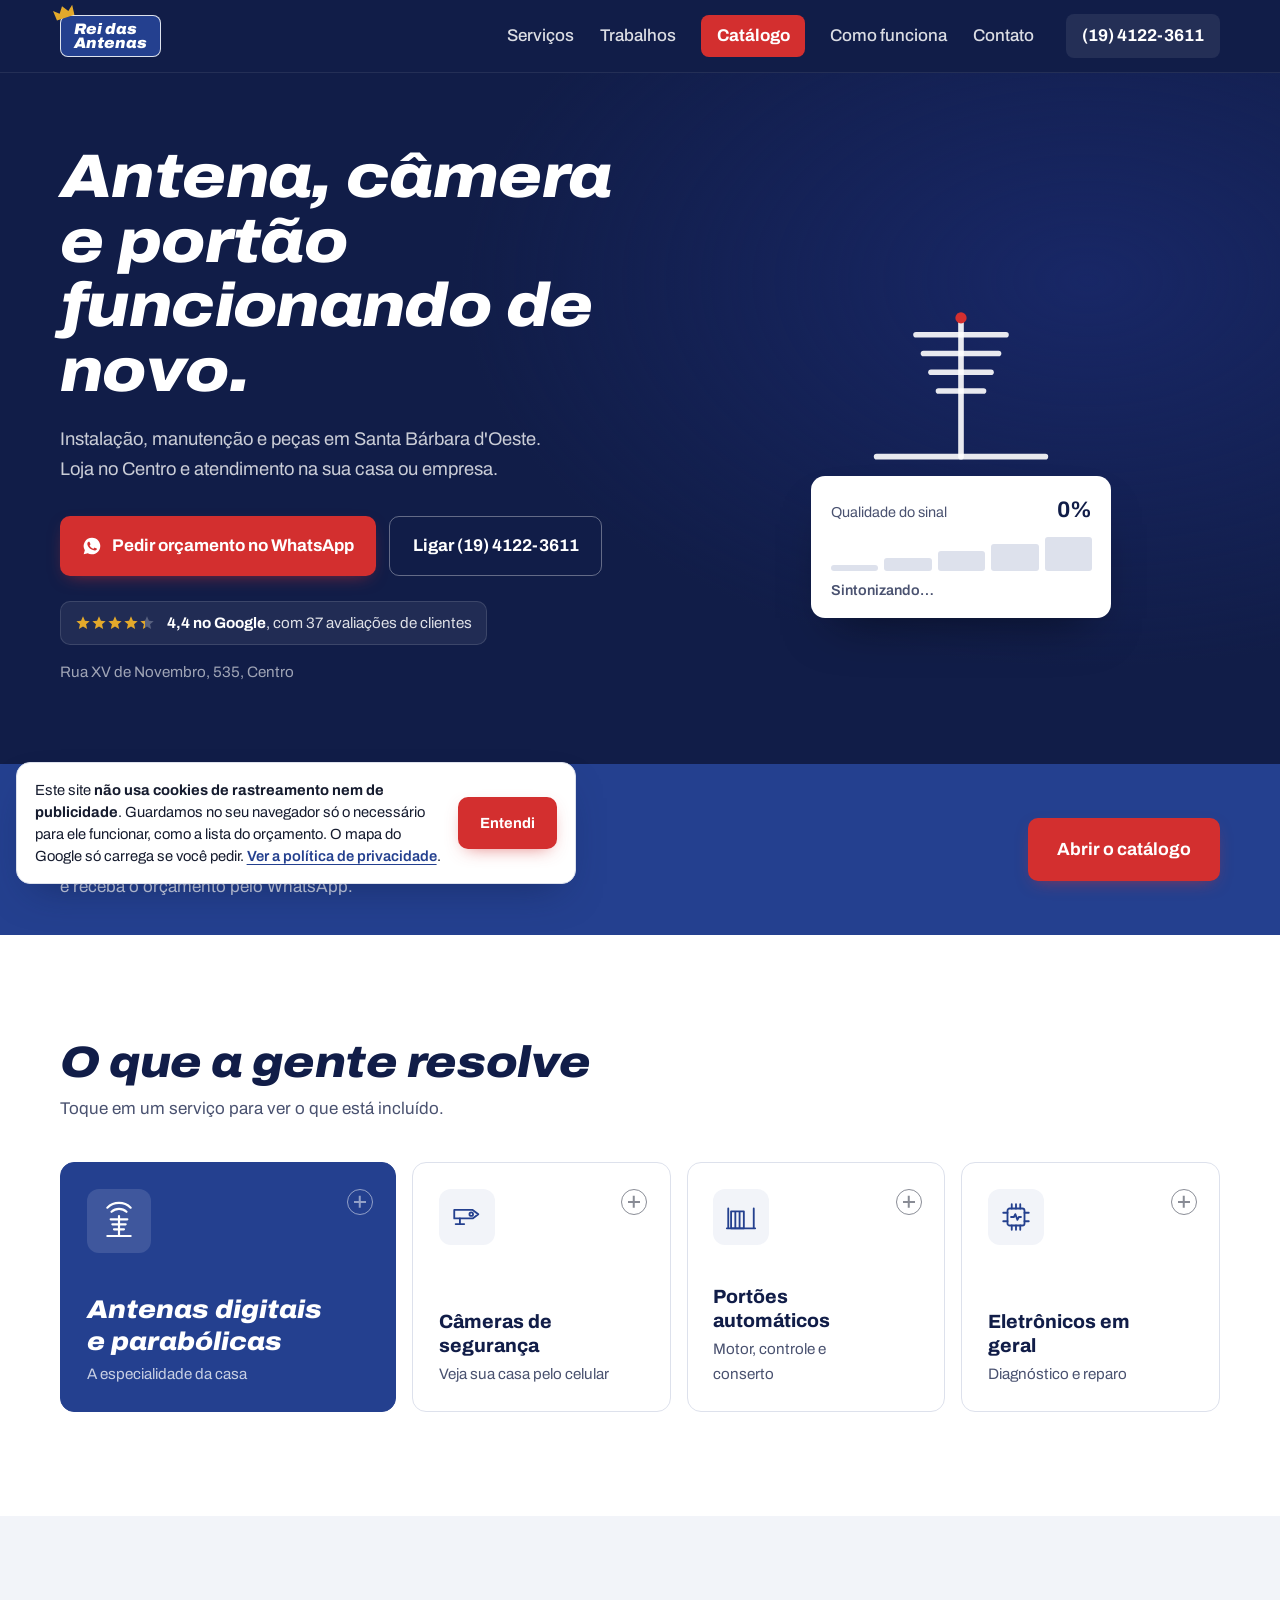
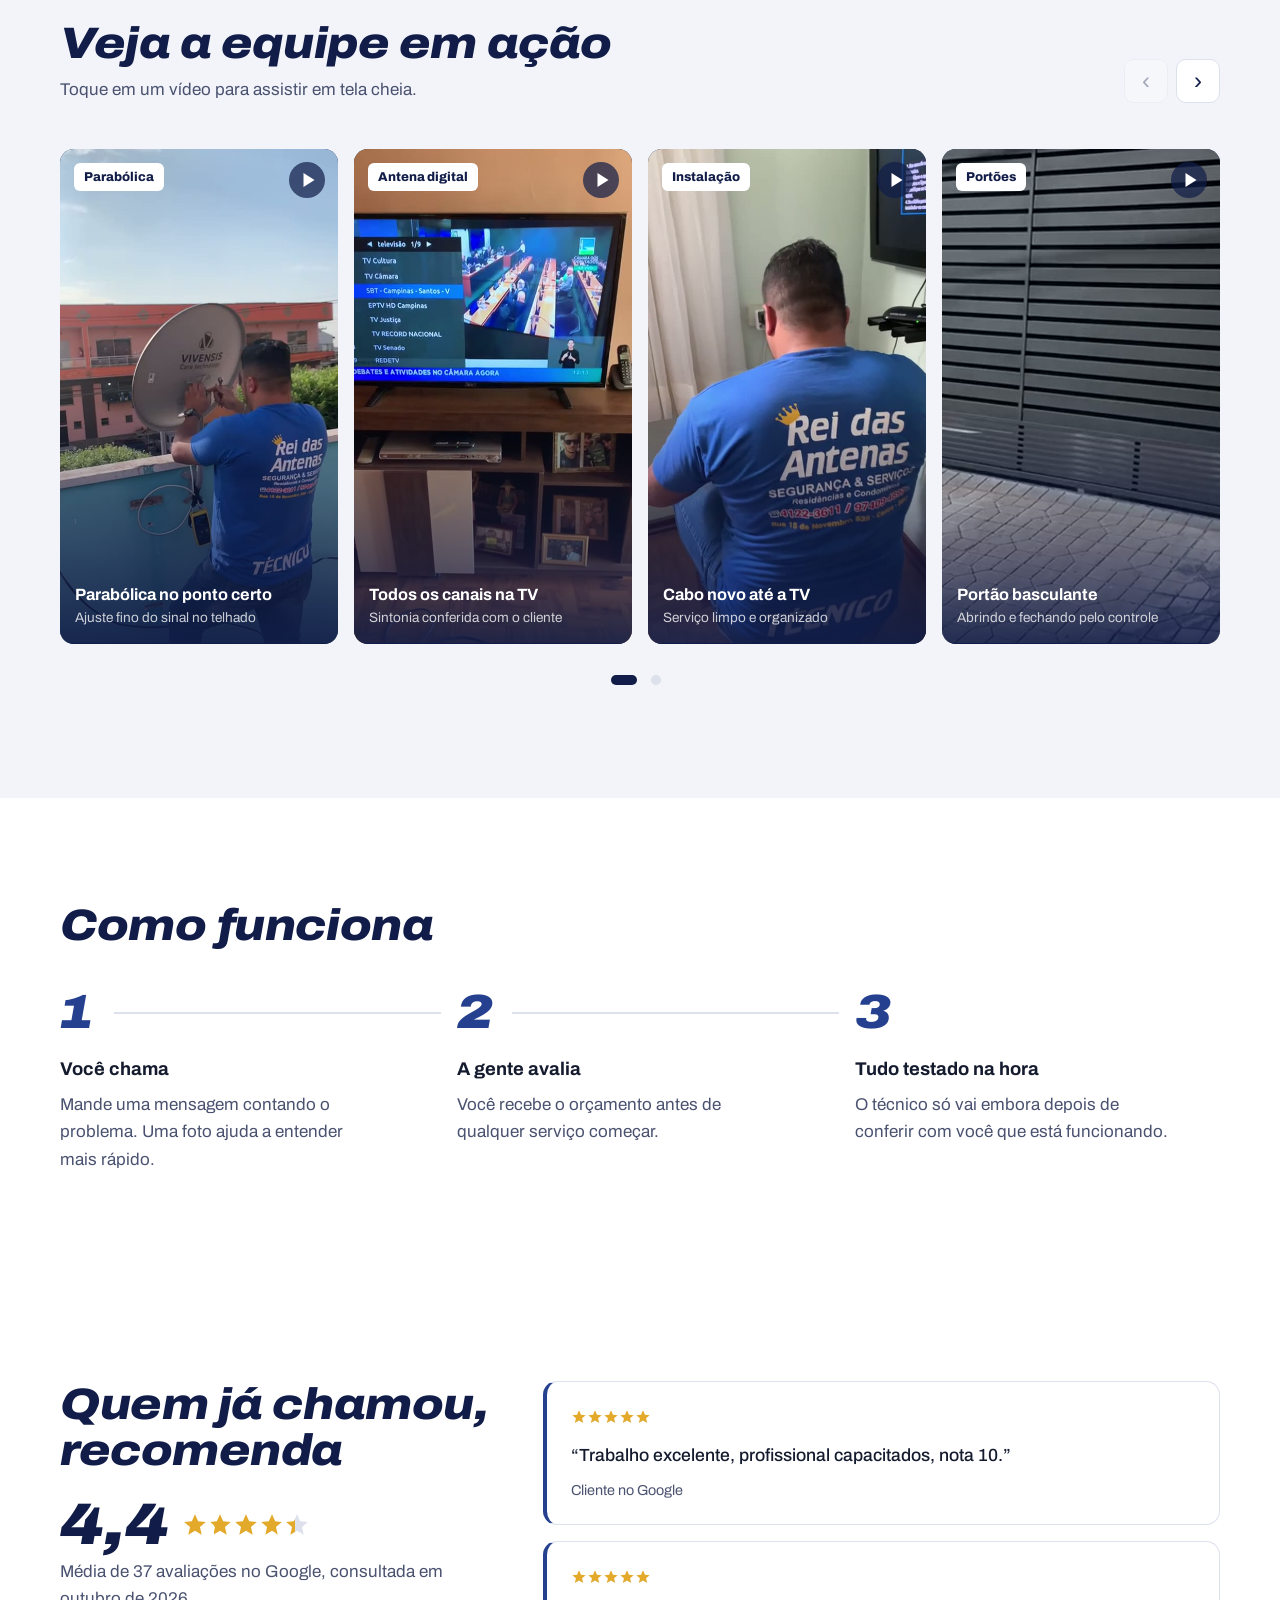
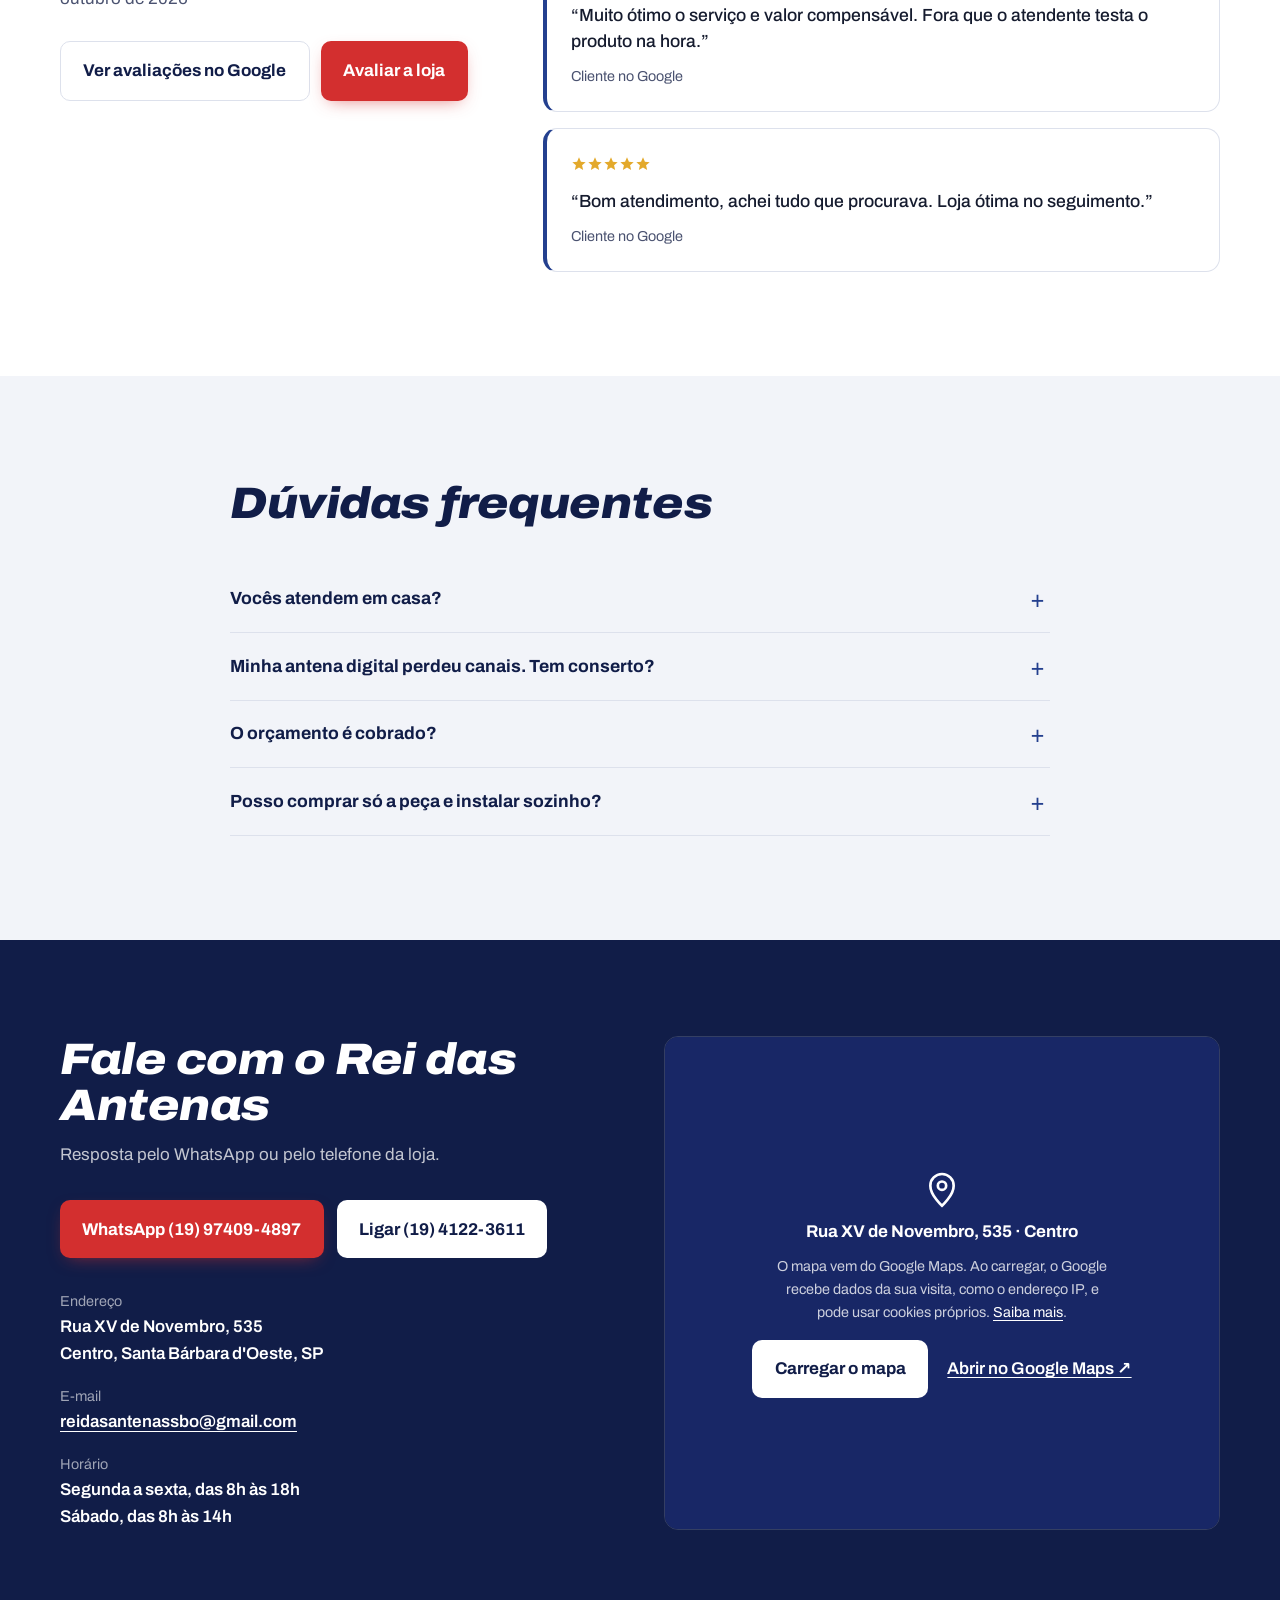
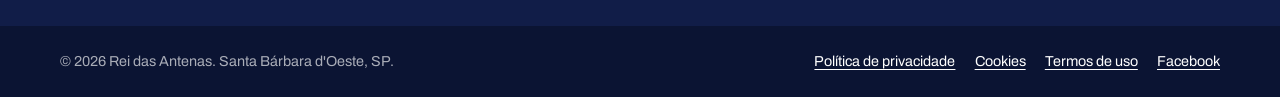
<file: index.html>
<!DOCTYPE html>
<html lang="pt-BR">
<head>
  <meta charset="UTF-8">
  <meta name="viewport" content="width=device-width, initial-scale=1.0">
  <title>Rei das Antenas segurança e serviços | Santa Bárbara d'Oeste</title>
  <meta name="description" content="Instalação e manutenção de antenas digitais e parabólicas, câmeras de segurança, portões automáticos e eletrônicos em Santa Bárbara d'Oeste. Loja de peças no Centro, nota 4,4 no Google.">
  <link rel="canonical" href="https://oreidasantenas.com.br/">
  <!-- TODO: colar aqui a meta google-site-verification do Search Console -->
  <meta name="theme-color" content="#111d48">
  <link rel="icon" href="/favicon.ico" sizes="48x48">
  <link rel="icon" href="/assets/img/favicon.svg" type="image/svg+xml">
  <link rel="icon" href="/assets/img/favicon-96.png" type="image/png" sizes="96x96">
  <link rel="apple-touch-icon" href="/apple-touch-icon.png">
  <link rel="manifest" href="/site.webmanifest">

  <!-- Prévia ao compartilhar o link (WhatsApp, Facebook, Instagram) -->
  <meta property="og:type" content="website">
  <meta property="og:locale" content="pt_BR">
  <meta property="og:site_name" content="Rei das Antenas">
  <meta property="og:title" content="Rei das Antenas | Antenas, câmeras e portões em Santa Bárbara d'Oeste">
  <meta property="og:description" content="Instalação, manutenção e peças. Loja no Centro e atendimento na sua casa ou empresa. Orçamento pelo WhatsApp.">
  <meta property="og:url" content="https://oreidasantenas.com.br/">
  <meta property="og:image" content="https://oreidasantenas.com.br/assets/img/og.jpg">
  <meta property="og:image:width" content="1200">
  <meta property="og:image:height" content="630">
  <meta name="twitter:card" content="summary_large_image">

  <!-- Informações da loja para o Google (busca local) -->
  <script type="application/ld+json">
  {
    "@context": "https://schema.org",
    "@type": "LocalBusiness",
    "name": "Rei das Antenas segurança e serviços",
    "description": "Instalação e manutenção de antenas, câmeras de segurança, portões automáticos e eletrônicos. Venda de peças e acessórios.",
    "@id": "https://oreidasantenas.com.br/#loja",
    "url": "https://oreidasantenas.com.br/",
    "image": "https://oreidasantenas.com.br/assets/img/og.jpg",
    "logo": "https://oreidasantenas.com.br/apple-touch-icon.png",
    "hasMap": "https://www.google.com/maps/place/Rei+das+Antenas+seguran%C3%A7a+e+servi%C3%A7os/@-22.7549328,-47.4125327,17z",
    "telephone": "+55-19-4122-3611",
    "email": "reidasantenassbo@gmail.com",
    "address": {
      "@type": "PostalAddress",
      "streetAddress": "Rua XV de Novembro, 535, Centro",
      "addressLocality": "Santa Bárbara d'Oeste",
      "addressRegion": "SP",
      "postalCode": "13450-043",
      "addressCountry": "BR"
    },
    "geo": { "@type": "GeoCoordinates", "latitude": -22.7549328, "longitude": -47.4125327 },
    "openingHoursSpecification": [
      { "@type": "OpeningHoursSpecification", "dayOfWeek": ["Monday", "Tuesday", "Wednesday", "Thursday", "Friday"], "opens": "08:00", "closes": "18:00" },
      { "@type": "OpeningHoursSpecification", "dayOfWeek": "Saturday", "opens": "08:00", "closes": "14:00" }
    ],
    "areaServed": "Santa Bárbara d'Oeste e região",
    "sameAs": [
      "https://www.facebook.com/profile.php?id=100067492614341",
      "https://www.google.com/maps/place/Rei+das+Antenas+seguran%C3%A7a+e+servi%C3%A7os/@-22.7549328,-47.4125327,17z/data=!4m6!3m5!1s0x94c89db45463dc47:0xe717f4c3c1a1a3ba!8m2!3d-22.7549328!4d-47.4125327!16s%2Fg%2F11d_th1rpf"
    ]
  }
  </script>

  <link rel="preload" href="fonts/archivo-normal-latin.woff2" as="font" type="font/woff2" crossorigin>
  <link rel="stylesheet" href="css/fonts.css">
  <link rel="stylesheet" href="css/style.css?v=15">
  <!-- abertura: toca uma vez por visita, e nunca para quem prefere menos movimento -->
  <script>
    (function () {
      var h = document.documentElement;
      try {
        if (!matchMedia("(prefers-reduced-motion: reduce)").matches && !sessionStorage.getItem("intro-vista")) {
          h.classList.add("js-intro");
          sessionStorage.setItem("intro-vista", "1");
        }
      } catch (e) { /* sem sessionStorage: segue sem abertura */ }
    })();
  </script>
</head>
<body id="topo">

  <a class="skip-link" href="#conteudo">Pular para o conteúdo</a>

  <!-- ===== Abertura: a antena se monta como Lego e a tela se abre ===== -->
  <div class="intro" id="intro" aria-hidden="true">
    <div class="intro-half intro-top"></div>
    <div class="intro-half intro-bottom"></div>

    <div class="intro-stage">
      <svg class="lego" viewBox="0 0 240 270">
        <!-- ondas de sinal (acendem no fim) -->
        <g class="lego-waves" fill="none" stroke-linecap="round">
          <path d="M96 40a34 34 0 0 1 48 0"/>
          <path d="M82 26a54 54 0 0 1 76 0"/>
          <path d="M68 12a74 74 0 0 1 104 0"/>
        </g>
        <!-- cada peça é um bloco com "pinos" em cima, como Lego -->
        <g class="brick b-base" style="--i:0; --fx:0; --r:-8deg">
          <rect x="44" y="236" width="152" height="22" rx="3"/>
          <g class="studs"><rect x="56" y="230" width="18" height="7" rx="2"/><rect x="88" y="230" width="18" height="7" rx="2"/><rect x="134" y="230" width="18" height="7" rx="2"/><rect x="166" y="230" width="18" height="7" rx="2"/></g>
        </g>
        <g class="brick b-mast" style="--i:1; --fx:0; --r:6deg">
          <rect x="110" y="70" width="20" height="166" rx="3"/>
        </g>
        <g class="brick b-bar" style="--i:2; --fx:-140px; --r:-14deg">
          <rect x="62" y="84" width="116" height="16" rx="3"/>
          <g class="studs"><rect x="70" y="78" width="16" height="7" rx="2"/><rect x="154" y="78" width="16" height="7" rx="2"/></g>
        </g>
        <g class="brick b-bar" style="--i:3; --fx:140px; --r:12deg">
          <rect x="72" y="116" width="96" height="16" rx="3"/>
          <g class="studs"><rect x="80" y="110" width="16" height="7" rx="2"/><rect x="144" y="110" width="16" height="7" rx="2"/></g>
        </g>
        <g class="brick b-bar" style="--i:4; --fx:-140px; --r:-10deg">
          <rect x="82" y="148" width="76" height="16" rx="3"/>
          <g class="studs"><rect x="88" y="142" width="14" height="7" rx="2"/><rect x="138" y="142" width="14" height="7" rx="2"/></g>
        </g>
        <g class="brick b-bar" style="--i:5; --fx:140px; --r:10deg">
          <rect x="92" y="180" width="56" height="16" rx="3"/>
          <g class="studs"><rect x="96" y="174" width="12" height="7" rx="2"/><rect x="132" y="174" width="12" height="7" rx="2"/></g>
        </g>
        <g class="brick b-tip" style="--i:6; --fx:0; --r:0deg">
          <rect x="108" y="50" width="24" height="20" rx="5"/>
          <rect x="113" y="44" width="14" height="7" rx="2"/>
        </g>
      </svg>
      <p class="intro-brand">Rei das Antenas</p>
      <p class="intro-sub">sintonizando o sinal</p>
    </div>
  </div>

  <!-- ===== Navegação ===== -->
  <header class="nav">
    <div class="wrap nav-inner">
      <a href="#topo" class="brand" aria-label="Rei das Antenas, início">
        <!-- TODO: trocar pelo arquivo oficial da logo (assets/img/logo.png ou .svg) -->
        <span class="brand-mark">
          <svg class="crown" viewBox="0 0 24 16" aria-hidden="true"><path d="M2 14 1 3l6 5 5-7 5 7 6-5-1 11z"/></svg>
          Rei das<br>Antenas
        </span>
      </a>

      <nav class="nav-links" aria-label="Seções">
        <a href="#servicos">Serviços</a>
        <a href="#trabalhos">Trabalhos</a>
        <a href="catalogo.html" class="nav-catalog">Catálogo</a>
        <a href="#como">Como funciona</a>
        <a href="#contato">Contato</a>
      </nav>

      <a href="tel:+551941223611" class="nav-phone">(19) 4122-3611</a>

      <button class="menu-btn" id="menuBtn" aria-expanded="false" aria-controls="menuMobile" aria-label="Abrir menu">
        <span></span><span></span>
      </button>
    </div>

    <nav class="menu-mobile" id="menuMobile" aria-label="Menu">
      <a href="#servicos">Serviços</a>
      <a href="#trabalhos">Trabalhos</a>
      <a href="catalogo.html" class="nav-catalog">Catálogo</a>
      <a href="#como">Como funciona</a>
      <a href="#contato">Contato</a>
    </nav>
  </header>

  <main id="conteudo" tabindex="-1">

    <!-- ===== Hero ===== -->
    <section class="hero">
      <div class="wrap hero-grid">
        <div class="hero-copy">
          <h1>Antena, câmera e portão funcionando de novo.</h1>
          <p class="hero-lead">
            Instalação, manutenção e peças em Santa Bárbara d'Oeste.
            Loja no Centro e atendimento na sua casa ou empresa.
          </p>
          <div class="hero-actions">
            <a class="btn btn-primary" href="https://wa.me/5519974094897?text=Ol%C3%A1!%20Vim%20pelo%20site%20e%20gostaria%20de%20um%20or%C3%A7amento." target="_blank" rel="noopener">
              <svg class="i" viewBox="0 0 24 24" aria-hidden="true"><path d="M12 2a10 10 0 0 0-8.6 15.1L2 22l5-1.3A10 10 0 1 0 12 2zm5.3 14.1c-.2.6-1.3 1.2-1.8 1.2-.5.1-1 .2-3.3-.7-2.8-1.1-4.5-3.9-4.7-4.1-.1-.2-1.1-1.5-1.1-2.9s.7-2 1-2.3c.2-.3.5-.3.7-.3h.5c.2 0 .4 0 .6.5l.9 2.1c.1.2.1.4 0 .5l-.3.5-.4.4c-.1.1-.3.3-.1.6.2.3.8 1.3 1.7 2.1 1.2 1 2.1 1.3 2.4 1.5.3.1.5.1.6-.1l.9-1c.2-.3.4-.2.6-.1l2 .9c.3.1.5.2.5.3.1.2.1.7-.1 1.3z"/></svg>
              Pedir orçamento no WhatsApp
            </a>
            <a class="btn btn-ghost" href="tel:+551941223611">Ligar (19) 4122-3611</a>
          </div>
          <a class="hero-rating" href="#avaliacoes">
            <span class="stars" style="--rating: 4.4" aria-hidden="true"></span>
            <span><strong>4,4 no Google</strong>, com 37 avaliações de clientes</span>
          </a>
          <p class="hero-address">Rua XV de Novembro, 535, Centro</p>
        </div>

        <!-- Medidor de sinal: o momento animado da página -->
        <div class="signal" aria-hidden="true">
          <svg class="signal-art" viewBox="0 0 320 300">
            <g class="waves" fill="none" stroke-linecap="round">
              <path class="wave w1" d="M120 92a56 56 0 0 1 80 0"/>
              <path class="wave w2" d="M98 70a88 88 0 0 1 124 0"/>
              <path class="wave w3" d="M76 48a120 120 0 0 1 168 0"/>
            </g>
            <!-- antena digital (estilo espinha de peixe) -->
            <g class="antenna" stroke-linecap="round">
              <line x1="160" y1="118" x2="160" y2="262"/>
              <line x1="112" y1="132" x2="208" y2="132"/>
              <line x1="120" y1="152" x2="200" y2="152"/>
              <line x1="128" y1="172" x2="192" y2="172"/>
              <line x1="136" y1="192" x2="184" y2="192"/>
            </g>
            <line class="ground" x1="70" y1="262" x2="250" y2="262" stroke-linecap="round"/>
            <circle class="tip" cx="160" cy="114" r="6"/>
          </svg>

          <div class="meter">
            <div class="meter-head">
              <span>Qualidade do sinal</span>
              <strong id="meterValue">0%</strong>
            </div>
            <div class="bars">
              <i></i><i></i><i></i><i></i><i></i>
            </div>
            <p class="meter-status" id="meterStatus">Sintonizando…</p>
          </div>
        </div>
      </div>
    </section>

    <!-- ===== Chamada para o catálogo (página própria) ===== -->
    <section class="catalog-cta" aria-label="Catálogo de produtos">
      <div class="wrap catalog-cta-inner">
        <div class="catalog-cta-text">
          <h2>Catálogo de produtos</h2>
          <p>Antenas, cabos, controles, câmeras e mais. Escolha o que precisa e receba o orçamento pelo WhatsApp.</p>
        </div>
        <a class="btn btn-primary btn-lg" href="catalogo.html">Abrir o catálogo</a>
      </div>
    </section>


    <!-- ===== Serviços (cards interativos) ===== -->
    <section class="section" id="servicos">
      <div class="wrap">
        <header class="section-head">
          <h2>O que a gente resolve</h2>
          <p>Toque em um serviço para ver o que está incluído.</p>
        </header>

        <!-- TODO: confirmar com a loja a lista exata de serviços de cada card -->
        <div class="services">

          <article class="service service-feature" data-reveal>
            <button class="service-toggle" aria-expanded="false">
              <span class="service-icon icon-antenna" aria-hidden="true">
                <svg viewBox="0 0 48 48"><path class="ic-wave" d="M15 13a13 13 0 0 1 18 0M10 8a20 20 0 0 1 28 0"/><path d="M24 18v24M14 22h20M16 28h16M18 34h12M10 42h28"/></svg>
              </span>
              <span class="service-title">Antenas digitais e parabólicas</span>
              <span class="service-sub">A especialidade da casa</span>
              <span class="plus" aria-hidden="true"></span>
            </button>
            <div class="service-body">
              <div class="service-inner">
              <ul>
                <li>Instalação de antena digital e parabólica</li>
                <li>Apontamento e ajuste de sinal</li>
                <li>Troca de cabos, conectores e divisores</li>
                <li>Instalação de filtro contra interferência do 5G</li>
                <li>Antena coletiva para prédios e condomínios</li>
              </ul>
              <a class="service-cta" data-service="antena digital ou parabólica" href="#">Pedir orçamento deste serviço</a>
              </div>
            </div>
          </article>

          <article class="service" data-reveal>
            <button class="service-toggle" aria-expanded="false">
              <span class="service-icon icon-camera" aria-hidden="true">
                <svg viewBox="0 0 48 48"><path d="M6 14h26l8 6-8 6H6z"/><circle class="ic-lens" cx="30" cy="20" r="2.5"/><path d="M14 26v8M8 34h12"/></svg>
              </span>
              <span class="service-title">Câmeras de segurança</span>
              <span class="service-sub">Veja sua casa pelo celular</span>
              <span class="plus" aria-hidden="true"></span>
            </button>
            <div class="service-body">
              <div class="service-inner">
              <ul>
                <li>Instalação de câmeras e gravador</li>
                <li>Acesso às imagens pelo celular</li>
                <li>Manutenção e troca de câmeras</li>
              </ul>
              <a class="service-cta" data-service="câmeras de segurança" href="#">Pedir orçamento deste serviço</a>
              </div>
            </div>
          </article>

          <article class="service" data-reveal>
            <button class="service-toggle" aria-expanded="false">
              <span class="service-icon icon-gate" aria-hidden="true">
                <svg viewBox="0 0 48 48"><path d="M4 40h40M6 40V12M42 40V12"/><g class="ic-gate"><path d="M10 16h18v24H10zM16 16v24M22 16v24"/></g></svg>
              </span>
              <span class="service-title">Portões automáticos</span>
              <span class="service-sub">Motor, controle e conserto</span>
              <span class="plus" aria-hidden="true"></span>
            </button>
            <div class="service-body">
              <div class="service-inner">
              <ul>
                <li>Instalação de motor de portão</li>
                <li>Conserto e manutenção preventiva</li>
                <li>Controles remotos novos e cópias</li>
              </ul>
              <a class="service-cta" data-service="portão automático" href="#">Pedir orçamento deste serviço</a>
              </div>
            </div>
          </article>

          <article class="service" data-reveal>
            <button class="service-toggle" aria-expanded="false">
              <span class="service-icon icon-chip" aria-hidden="true">
                <svg viewBox="0 0 48 48"><rect x="12" y="12" width="24" height="24" rx="3"/><path d="M18 6v6M24 6v6M30 6v6M18 36v6M24 36v6M30 36v6M6 18h6M6 30h6M36 18h6M36 30h6"/><path class="ic-pulse" d="M17 24h4l2-4 3 8 2-4h3"/></svg>
              </span>
              <span class="service-title">Eletrônicos em geral</span>
              <span class="service-sub">Diagnóstico e reparo</span>
              <span class="plus" aria-hidden="true"></span>
            </button>
            <div class="service-body">
              <div class="service-inner">
              <ul>
                <li>Interfones e porteiros eletrônicos</li>
                <li>Receptores e conversores digitais</li>
                <li>Instalação de suporte de TV</li>
              </ul>
              <a class="service-cta" data-service="eletrônicos" href="#">Pedir orçamento deste serviço</a>
              </div>
            </div>
          </article>

        </div>
      </div>
    </section>

    <!-- ===== Trabalhos: vídeos da equipe (sem som) ===== -->
    <section class="section section-tint" id="trabalhos">
      <div class="wrap">
        <header class="section-head reels-head">
          <div>
            <h2>Veja a equipe em ação</h2>
            <p>Toque em um vídeo para assistir em tela cheia.</p>
          </div>
          <div class="reels-nav">
            <button class="reels-arrow" type="button" data-dir="-1" aria-label="Vídeos anteriores" aria-controls="reels">‹</button>
            <button class="reels-arrow" type="button" data-dir="1" aria-label="Próximos vídeos" aria-controls="reels">›</button>
          </div>
        </header>

        <ul class="reels" id="reels">
          <li class="reel reel-feature" data-reveal>
            <button class="reel-btn" type="button" data-src="assets/video/ra-parabolica.mp4" data-title="Apontando antena parabólica">
              <video muted loop playsinline preload="none" poster="assets/video/ra-parabolica.jpg" src="assets/video/ra-parabolica-preview.mp4"></video>
              <span class="reel-tag">Parabólica</span>
              <span class="reel-info"><strong>Parabólica no ponto certo</strong><span>Ajuste fino do sinal no telhado</span></span>
              <span class="reel-play" aria-hidden="true"></span>
            </button>
          </li>
          <li class="reel" data-reveal>
            <button class="reel-btn" type="button" data-src="assets/video/ra-canais-tv.mp4" data-title="Canais digitais sintonizados">
              <video muted loop playsinline preload="none" poster="assets/video/ra-canais-tv.jpg" src="assets/video/ra-canais-tv-preview.mp4"></video>
              <span class="reel-tag">Antena digital</span>
              <span class="reel-info"><strong>Todos os canais na TV</strong><span>Sintonia conferida com o cliente</span></span>
              <span class="reel-play" aria-hidden="true"></span>
            </button>
          </li>
          <li class="reel" data-reveal>
            <button class="reel-btn" type="button" data-src="assets/video/ra-instalacao-tv.mp4" data-title="Instalação na casa do cliente">
              <video muted loop playsinline preload="none" poster="assets/video/ra-instalacao-tv.jpg" src="assets/video/ra-instalacao-tv-preview.mp4"></video>
              <span class="reel-tag">Instalação</span>
              <span class="reel-info"><strong>Cabo novo até a TV</strong><span>Serviço limpo e organizado</span></span>
              <span class="reel-play" aria-hidden="true"></span>
            </button>
          </li>
          <li class="reel" data-reveal>
            <button class="reel-btn" type="button" data-src="assets/video/ra-portao-basculante.mp4" data-title="Portão basculante automatizado" data-wide>
              <video muted loop playsinline preload="none" poster="assets/video/ra-portao-basculante.jpg" src="assets/video/ra-portao-basculante-preview.mp4"></video>
              <span class="reel-tag">Portões</span>
              <span class="reel-info"><strong>Portão basculante</strong><span>Abrindo e fechando pelo controle</span></span>
              <span class="reel-play" aria-hidden="true"></span>
            </button>
          </li>
          <li class="reel" data-reveal>
            <button class="reel-btn" type="button" data-src="assets/video/ra-motor-portao.mp4" data-title="Instalação de motor de portão">
              <video muted loop playsinline preload="none" poster="assets/video/ra-motor-portao.jpg" src="assets/video/ra-motor-portao-preview.mp4"></video>
              <span class="reel-tag">Portões</span>
              <span class="reel-info"><strong>Motor de portão</strong><span>Trilho e motor no lugar</span></span>
              <span class="reel-play" aria-hidden="true"></span>
            </button>
          </li>
          <li class="reel" data-reveal>
            <button class="reel-btn" type="button" data-src="assets/video/ra-porteiro.mp4" data-title="Porteiro eletrônico com fechadura">
              <video muted loop playsinline preload="none" poster="assets/video/ra-porteiro.jpg" src="assets/video/ra-porteiro-preview.mp4"></video>
              <span class="reel-tag">Porteiro</span>
              <span class="reel-info"><strong>Porteiro com fechadura</strong><span>Portão abre pelo interfone</span></span>
              <span class="reel-play" aria-hidden="true"></span>
            </button>
          </li>
          <li class="reel" data-reveal>
            <button class="reel-btn" type="button" data-src="assets/video/ra-controle-portao.mp4" data-title="Controle de portão funcionando">
              <video muted loop playsinline preload="none" poster="assets/video/ra-controle-portao.jpg" src="assets/video/ra-controle-portao-preview.mp4"></video>
              <span class="reel-tag">Controles</span>
              <span class="reel-info"><strong>Controle configurado</strong><span>Testado na hora</span></span>
              <span class="reel-play" aria-hidden="true"></span>
            </button>
          </li>
          <li class="reel" data-reveal>
            <button class="reel-btn" type="button" data-src="assets/video/ra-carro-equipe.mp4" data-title="Equipe saindo para atendimento">
              <video muted loop playsinline preload="none" poster="assets/video/ra-carro-equipe.jpg" src="assets/video/ra-carro-equipe-preview.mp4"></video>
              <span class="reel-tag">Equipe</span>
              <span class="reel-info"><strong>A caminho do cliente</strong><span>Carro equipado com escada</span></span>
              <span class="reel-play" aria-hidden="true"></span>
            </button>
          </li>
        </ul>
        <!-- uma bolinha por "página" de vídeos; criadas em js/main.js -->
        <div class="reels-dots" id="reelsDots" role="group" aria-label="Páginas de vídeos"></div>
      </div>
    </section>

    <!-- Player em tela cheia (os vídeos não têm som) -->
    <dialog class="player" id="player" aria-label="Vídeo">
      <button class="player-close" id="playerClose" type="button" aria-label="Fechar vídeo">×</button>
      <video id="playerVideo" controls muted playsinline></video>
    </dialog>

    <!-- ===== Como funciona (sequência real, por isso numerada) ===== -->
    <section class="section" id="como">
      <div class="wrap">
        <header class="section-head">
          <h2>Como funciona</h2>
        </header>
        <ol class="steps">
          <li data-reveal>
            <h3>Você chama</h3>
            <p>Mande uma mensagem contando o problema. Uma foto ajuda a entender mais rápido.</p>
          </li>
          <li data-reveal>
            <h3>A gente avalia</h3>
            <p>Você recebe o orçamento antes de qualquer serviço começar.</p>
          </li>
          <li data-reveal>
            <h3>Tudo testado na hora</h3>
            <p>O técnico só vai embora depois de conferir com você que está funcionando.</p>
          </li>
        </ol>
      </div>
    </section>

    <!-- ===== Avaliações do Google ===== -->
    <section class="section reviews" id="avaliacoes">
      <div class="wrap reviews-grid">
        <div class="reviews-score" data-reveal>
          <h2>Quem já chamou, recomenda</h2>
          <p class="score"><strong>4,4</strong> <span class="stars stars-lg" style="--rating: 4.4" role="img" aria-label="4,4 de 5 estrelas"></span></p>
          <p class="score-note">Média de 37 avaliações no Google, consultada em outubro de 2026</p>
          <div class="reviews-actions">
            <a class="btn btn-outline" href="https://www.google.com/maps/place/Rei+das+Antenas+seguran%C3%A7a+e+servi%C3%A7os/@-22.7549328,-47.4125327,17z/data=!4m6!3m5!1s0x94c89db45463dc47:0xe717f4c3c1a1a3ba!8m2!3d-22.7549328!4d-47.4125327!16s%2Fg%2F11d_th1rpf" target="_blank" rel="noopener">Ver avaliações no Google</a>
            <!-- TODO: trocar pelo link curto oficial de avaliação (Perfil da Empresa > Pedir avaliações) -->
            <a class="btn btn-primary" href="https://www.google.com/maps/place/Rei+das+Antenas+seguran%C3%A7a+e+servi%C3%A7os/@-22.7549328,-47.4125327,17z/data=!4m6!3m5!1s0x94c89db45463dc47:0xe717f4c3c1a1a3ba!8m2!3d-22.7549328!4d-47.4125327!16s%2Fg%2F11d_th1rpf" target="_blank" rel="noopener">Avaliar a loja</a>
          </div>
        </div>

        <!-- Trechos de avaliações públicas do Google. TODO: confirmar com a loja antes de publicar oficialmente -->
        <div class="quotes">
          <figure class="quote" data-reveal>
            <span class="stars" style="--rating: 5" role="img" aria-label="5 estrelas"></span>
            <blockquote>“Trabalho excelente, profissional capacitados, nota 10.”</blockquote>
            <figcaption>Cliente no Google</figcaption>
          </figure>
          <figure class="quote" data-reveal>
            <span class="stars" style="--rating: 5" role="img" aria-label="5 estrelas"></span>
            <blockquote>“Muito ótimo o serviço e valor compensável. Fora que o atendente testa o produto na hora.”</blockquote>
            <figcaption>Cliente no Google</figcaption>
          </figure>
          <figure class="quote" data-reveal>
            <span class="stars" style="--rating: 5" role="img" aria-label="5 estrelas"></span>
            <blockquote>“Bom atendimento, achei tudo que procurava. Loja ótima no seguimento.”</blockquote>
            <figcaption>Cliente no Google</figcaption>
          </figure>
        </div>
      </div>
    </section>

    <!-- ===== Dúvidas frequentes ===== -->
    <section class="section section-tint" id="duvidas">
      <div class="wrap faq-wrap">
        <header class="section-head">
          <h2>Dúvidas frequentes</h2>
        </header>
        <!-- TODO: revisar as respostas com a loja -->
        <div class="faq">
          <details>
            <summary>Vocês atendem em casa?</summary>
            <p>Sim. A instalação e a manutenção são feitas no local, em casas, prédios e empresas de Santa Bárbara d'Oeste e região.</p>
          </details>
          <details>
            <summary>Minha antena digital perdeu canais. Tem conserto?</summary>
            <p>Na maioria das vezes, sim. Pode ser apontamento, cabo, conector ou interferência do sinal 5G, que se resolve com um filtro.</p>
          </details>
          <details>
            <summary>O orçamento é cobrado?</summary>
            <p>Mande sua mensagem no WhatsApp e explicamos as condições para o seu caso.</p>
          </details>
          <details>
            <summary>Posso comprar só a peça e instalar sozinho?</summary>
            <p>Pode. A loja vende peças e acessórios avulsos, e a gente explica como usar.</p>
          </details>
        </div>
      </div>
    </section>

    <!-- ===== Contato ===== -->
    <section class="contact" id="contato">
      <div class="wrap contact-grid">
        <div class="contact-copy">
          <h2>Fale com o Rei das Antenas</h2>
          <p>Resposta pelo WhatsApp ou pelo telefone da loja.</p>

          <div class="contact-actions">
            <a class="btn btn-primary" href="https://wa.me/5519974094897?text=Ol%C3%A1!%20Vim%20pelo%20site%20e%20gostaria%20de%20um%20or%C3%A7amento." target="_blank" rel="noopener">WhatsApp (19) 97409-4897</a>
            <a class="btn btn-light" href="tel:+551941223611">Ligar (19) 4122-3611</a>
          </div>

          <dl class="contact-info">
            <div><dt>Endereço</dt><dd>Rua XV de Novembro, 535<br>Centro, Santa Bárbara d'Oeste, SP</dd></div>
            <div><dt>E-mail</dt><dd><a href="mailto:reidasantenassbo@gmail.com">reidasantenassbo@gmail.com</a></dd></div>
            <div><dt>Horário</dt><dd>Segunda a sexta, das 8h às 18h<br>Sábado, das 8h às 14h</dd></div>
          </dl>
        </div>

        <!-- o mapa do Google só carrega depois do clique: antes disso, nenhum dado vai para o Google (LGPD) -->
        <div class="map" id="mapa" data-src="https://www.google.com/maps?q=Rua%20XV%20de%20Novembro%2C%20535%2C%20Santa%20B%C3%A1rbara%20d'Oeste%20SP&amp;output=embed">
          <div class="map-facade">
            <svg viewBox="0 0 24 24" aria-hidden="true"><path d="M12 22s7-6.2 7-12a7 7 0 0 0-14 0c0 5.8 7 12 7 12Z"/><circle cx="12" cy="10" r="2.5"/></svg>
            <p class="map-title">Rua XV de Novembro, 535 · Centro</p>
            <p class="map-note">O mapa vem do Google Maps. Ao carregar, o Google recebe dados da sua visita, como o endereço IP, e pode usar cookies próprios. <a href="privacidade.html#terceiros">Saiba mais</a>.</p>
            <div class="map-actions">
              <button type="button" class="btn btn-light" id="mapLoad">Carregar o mapa</button>
              <a class="map-link" href="https://www.google.com/maps/place/Rei+das+Antenas+seguran%C3%A7a+e+servi%C3%A7os/@-22.7549328,-47.4125327,17z/data=!4m6!3m5!1s0x94c89db45463dc47:0xe717f4c3c1a1a3ba!8m2!3d-22.7549328!4d-47.4125327!16s%2Fg%2F11d_th1rpf" target="_blank" rel="noopener">Abrir no Google Maps ↗</a>
            </div>
          </div>
        </div>
      </div>
    </section>

  </main>

  <footer class="footer">
    <div class="wrap footer-inner">
      <p>© <span id="year"></span> Rei das Antenas. Santa Bárbara d'Oeste, SP.</p>
      <nav class="footer-legal" aria-label="Informações legais">
        <a href="privacidade.html">Política de privacidade</a>
        <a href="privacidade.html#cookies">Cookies</a>
        <a href="termos.html">Termos de uso</a>
        <a href="https://www.facebook.com/profile.php?id=100067492614341" target="_blank" rel="noopener">Facebook</a>
      </nav>
    </div>
  </footer>

  <!-- Barra fixa no celular -->
  <div class="mobile-bar">
    <a href="catalogo.html" class="mb-cat">Catálogo</a>
    <a href="https://wa.me/5519974094897?text=Ol%C3%A1!%20Vim%20pelo%20site%20e%20gostaria%20de%20um%20or%C3%A7amento." target="_blank" rel="noopener" class="mb-wa">WhatsApp</a>
    <a href="tel:+551941223611" class="mb-call">Ligar</a>
  </div>

  <script src="js/main.js?v=14"></script>
  <script src="js/aviso.js?v=1"></script>
</body>
</html>
</file>
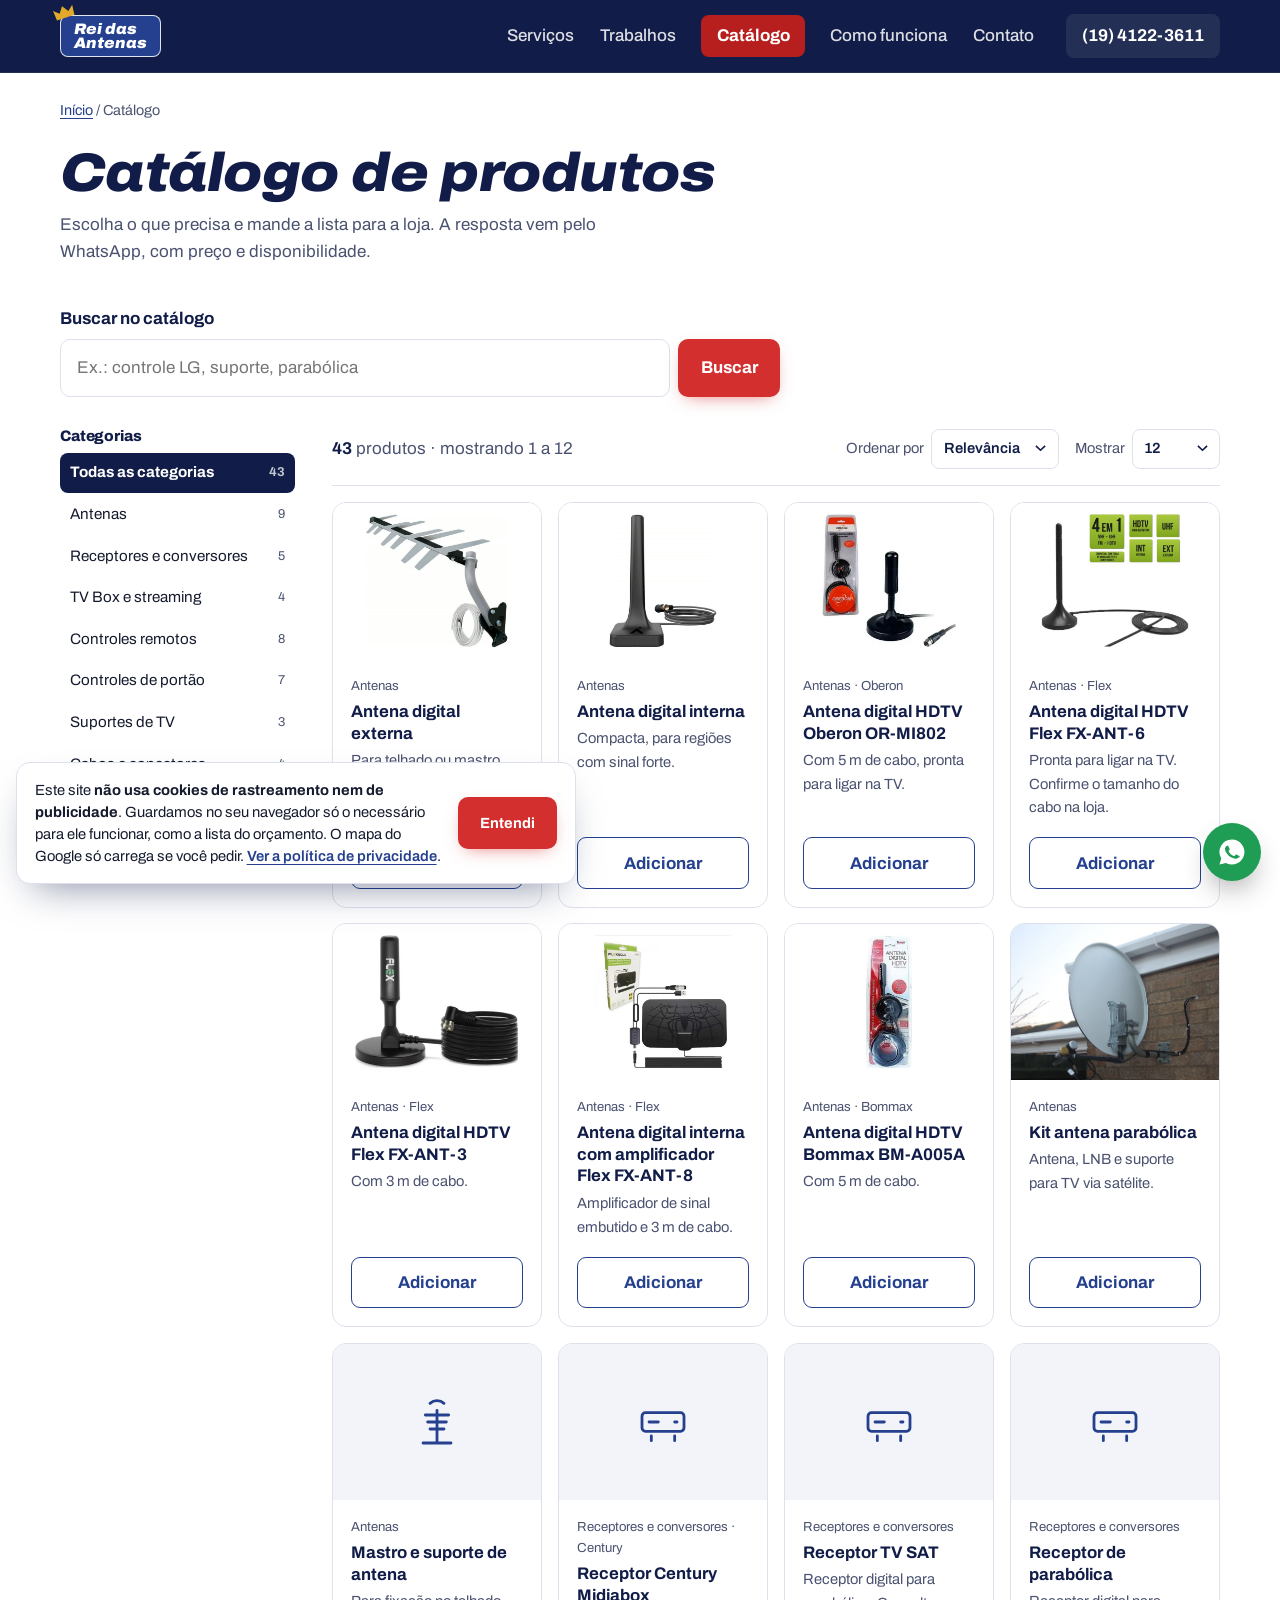
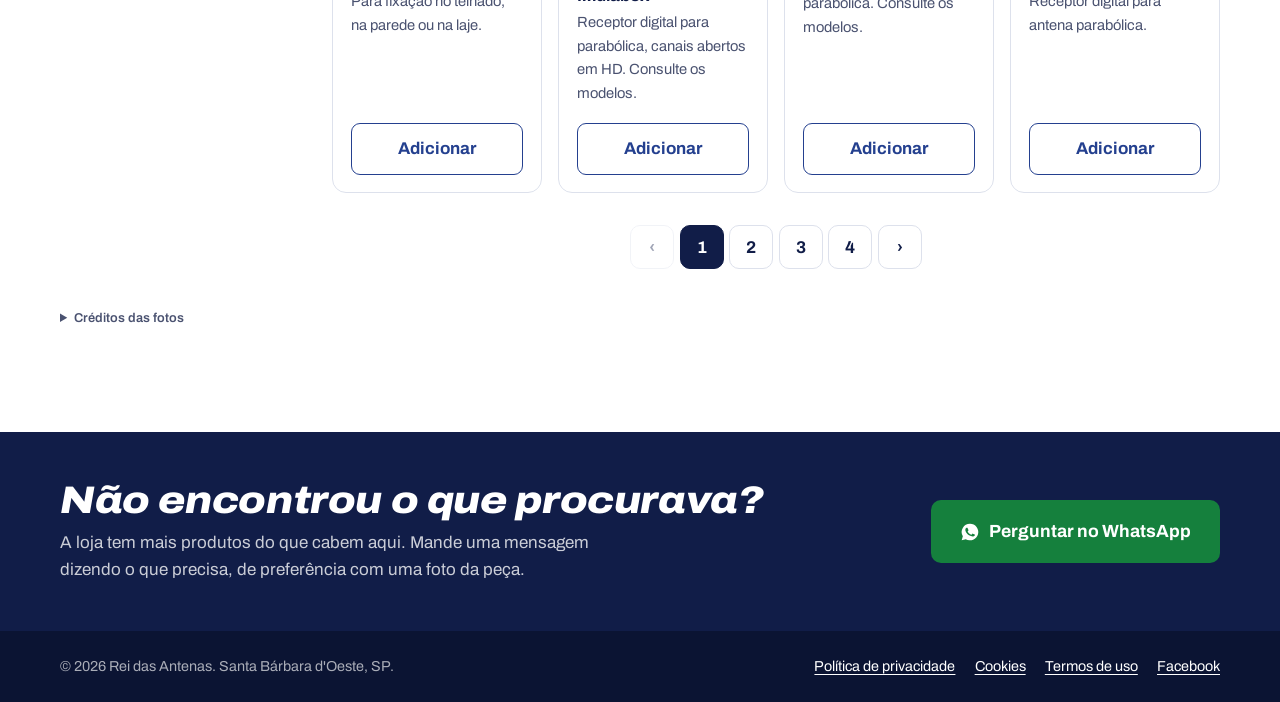
<file: catalogo.html>
<!DOCTYPE html>
<html lang="pt-BR">
<head>
  <meta charset="UTF-8">
  <meta name="viewport" content="width=device-width, initial-scale=1.0">
  <title>Catálogo de produtos | Rei das Antenas</title>
  <meta name="description" content="Antenas digitais e parabólicas, cabos, conectores, controles de TV e de portão, câmeras e suportes. Escolha os produtos e peça o orçamento pelo WhatsApp. Loja no Centro de Santa Bárbara d'Oeste.">
  <link rel="canonical" href="https://oreidasantenas.com.br/catalogo.html">
  <meta name="theme-color" content="#111d48">
  <link rel="icon" href="/favicon.ico" sizes="48x48">
  <link rel="icon" href="/assets/img/favicon.svg" type="image/svg+xml">
  <link rel="icon" href="/assets/img/favicon-96.png" type="image/png" sizes="96x96">
  <link rel="apple-touch-icon" href="/apple-touch-icon.png">
  <link rel="manifest" href="/site.webmanifest">
  <meta property="og:type" content="website">
  <meta property="og:locale" content="pt_BR">
  <meta property="og:site_name" content="Rei das Antenas">
  <meta property="og:title" content="Catálogo de produtos | Rei das Antenas">
  <meta property="og:description" content="Antenas, cabos, controles, câmeras e mais. Escolha e peça o orçamento pelo WhatsApp.">
  <meta property="og:url" content="https://oreidasantenas.com.br/catalogo.html">
  <meta property="og:image" content="https://oreidasantenas.com.br/assets/img/og.jpg">
  <meta name="twitter:card" content="summary_large_image">

  <link rel="preload" href="fonts/archivo-normal-latin.woff2" as="font" type="font/woff2" crossorigin>
  <link rel="stylesheet" href="css/fonts.css">
  <link rel="stylesheet" href="css/style.css?v=15">
</head>
<body class="page-catalogo" id="topo">

  <a class="skip-link" href="#conteudo">Pular para o conteúdo</a>

  <!-- ===== Navegação ===== -->
  <header class="nav">
    <div class="wrap nav-inner">
      <a href="index.html" class="brand" aria-label="Rei das Antenas, início">
        <!-- TODO: trocar pelo arquivo oficial da logo (assets/img/logo.png ou .svg) -->
        <span class="brand-mark">
          <svg class="crown" viewBox="0 0 24 16" aria-hidden="true"><path d="M2 14 1 3l6 5 5-7 5 7 6-5-1 11z"/></svg>
          Rei das<br>Antenas
        </span>
      </a>

      <nav class="nav-links" aria-label="Seções">
        <a href="index.html#servicos">Serviços</a>
        <a href="index.html#trabalhos">Trabalhos</a>
        <a href="catalogo.html" class="nav-catalog" aria-current="page">Catálogo</a>
        <a href="index.html#como">Como funciona</a>
        <a href="index.html#contato">Contato</a>
      </nav>

      <a href="tel:+551941223611" class="nav-phone">(19) 4122-3611</a>

      <button class="menu-btn" id="menuBtn" aria-expanded="false" aria-controls="menuMobile" aria-label="Abrir menu">
        <span></span><span></span>
      </button>
    </div>

    <nav class="menu-mobile" id="menuMobile" aria-label="Menu">
      <a href="index.html#servicos">Serviços</a>
      <a href="index.html#trabalhos">Trabalhos</a>
      <a href="catalogo.html" class="nav-catalog" aria-current="page">Catálogo</a>
      <a href="index.html#como">Como funciona</a>
      <a href="index.html#contato">Contato</a>
    </nav>
  </header>

  <main id="conteudo" tabindex="-1">

    <nav class="wrap breadcrumb" aria-label="Você está em"><a href="index.html">Início</a> / Catálogo</nav>

    <!-- ===== Catálogo de produtos ===== -->
    <section class="section catalog-page" id="catalogo">
      <div class="wrap">
        <header class="section-head catalog-head">
          <div>
            <h1>Catálogo de produtos</h1>
            <p>Escolha o que precisa e mande a lista para a loja. A resposta vem pelo WhatsApp, com preço e disponibilidade.</p>
          </div>
        </header>

        <!-- busca, no estilo de loja: digita e a lista filtra na hora -->
        <form class="cat-search" id="catSearch" role="search">
          <label for="busca">Buscar no catálogo</label>
          <div class="cat-search-row">
            <input type="search" id="busca" name="q" placeholder="Ex.: controle LG, suporte, parabólica" autocomplete="off" enterkeyhint="search">
            <button class="btn btn-primary" type="submit">Buscar</button>
          </div>
        </form>

        <div class="catalog-layout">
          <!-- filtros ao lado (no celular abrem pelo botão "Filtros") -->
          <aside class="cat-side" id="catSide" aria-label="Filtros">
            <div class="cat-group">
              <h2>Categorias</h2>
              <ul class="cat-list" id="catList"></ul>
            </div>
            <button type="button" class="cat-clear" id="catClear" hidden>Limpar filtros</button>
          </aside>

          <div class="cat-results">
            <div class="cat-toolbar">
              <p class="cat-info" id="catInfo" aria-live="polite"></p>
              <div class="cat-controls">
                <button type="button" class="cat-toggle" id="catToggle" aria-expanded="false" aria-controls="catSide">Filtros <span id="catToggleCount"></span></button>
                <label>Ordenar por
                  <select id="ordem">
                    <option value="relevancia">Relevância</option>
                    <option value="az">Nome: A a Z</option>
                    <option value="za">Nome: Z a A</option>
                    <option value="categoria">Categoria</option>
                  </select>
                </label>
                <label>Mostrar
                  <select id="porPagina">
                    <option value="12">12</option>
                    <option value="24">24</option>
                    <option value="0">Todos</option>
                  </select>
                </label>
              </div>
            </div>

            <div class="cat-chips" id="catChips"></div>

            <!-- os produtos vêm de js/catalogo.js -->
            <div class="products" id="products"></div>

            <div class="cat-empty" id="catEmpty" hidden>
              <h3>Nenhum produto encontrado</h3>
              <p>Tente outra palavra ou limpe os filtros. Se for uma peça específica, pergunte direto para a loja.</p>
              <button type="button" class="btn btn-outline" id="catEmptyClear">Limpar busca e filtros</button>
            </div>

            <nav class="pager" id="pager" aria-label="Páginas"></nav>
          </div>
        </div>

        <!-- fotos ilustrativas com licença livre; trocar pelas fotos reais da loja quando houver -->
        <details class="photo-credits">
          <summary>Créditos das fotos</summary>
          <p>Fotos ilustrativas. Os produtos podem variar de marca e modelo. Itens sem foto mostram o ícone da categoria. Fotos de produtos de marca: distribuidora <a href="https://edonato.com.br" target="_blank" rel="noopener">eDonato</a> e fabricante <a href="https://www.aquario.com.br" target="_blank" rel="noopener">Aquário</a>.</p>
          <ul>
            <li>Kit antena parabólica: foto de Paul Lucas from Leicestershire, UK, <a href="https://commons.wikimedia.org/wiki/File:Commtel_60cm_satellite_dish_with_2_lnbs_(8306333376).jpg" target="_blank" rel="noopener">Wikimedia Commons</a>, CC BY 2.0</li>
            <li>Conector F: foto de Peter Trieb, <a href="https://commons.wikimedia.org/wiki/File:F-Stecker_und_Kabel.jpg" target="_blank" rel="noopener">Wikimedia Commons</a>, Public domain</li>
            <li>Divisor de sinal: foto de Milicevic01, <a href="https://commons.wikimedia.org/wiki/File:Coaxial_cable_splitter_(TV_%26_Internet).JPG" target="_blank" rel="noopener">Wikimedia Commons</a>, CC BY-SA 4.0</li>
            <li>Controle de portão: foto de Mesfet, <a href="https://commons.wikimedia.org/wiki/File:Multi_Frequency_garage_door_remote_control_duplicator_Creasol_Multi.png" target="_blank" rel="noopener">Wikimedia Commons</a>, CC BY-SA 3.0</li>
            <li>Controle universal: foto de Raimond Spekking, <a href="https://commons.wikimedia.org/wiki/File:Schwaiger_universal_remote_control-8015.jpg" target="_blank" rel="noopener">Wikimedia Commons</a>, CC BY-SA 4.0</li>
          </ul>
        </details>
      </div>
    </section>

    <!-- Barra do orçamento: aparece quando há produtos escolhidos -->
    <div class="quote-bar" id="quoteBar" hidden>
      <button class="quote-open" id="quoteOpen" aria-expanded="false" aria-controls="quoteDrawer">
        <span class="quote-count" id="quoteCount">0</span>
        <span>Ver meu orçamento</span>
      </button>
      <a class="btn btn-primary quote-send" id="quoteSendBar" href="#" target="_blank" rel="noopener">Enviar no WhatsApp</a>
    </div>

    <aside class="quote-drawer" id="quoteDrawer" aria-label="Meu orçamento" hidden>
      <div class="quote-panel">
        <header class="quote-head">
          <h3>Meu orçamento</h3>
          <button class="quote-close" id="quoteClose" aria-label="Fechar orçamento">×</button>
        </header>
        <ul class="quote-list" id="quoteList"></ul>
        <label class="quote-note">
          <span>Observação (opcional)</span>
          <textarea id="quoteNote" rows="2" placeholder="Ex.: preciso para instalar no sábado"></textarea>
        </label>
        <footer class="quote-foot">
          <button class="btn btn-outline" id="quoteClear">Limpar lista</button>
          <a class="btn btn-primary" id="quoteSend" href="#" target="_blank" rel="noopener">Enviar orçamento no WhatsApp</a>
        </footer>
      </div>
    </aside>

    <!-- ===== Não encontrou? ===== -->
    <section class="not-found">
      <div class="wrap not-found-inner">
        <div>
          <h2>Não encontrou o que procurava?</h2>
          <p>A loja tem mais produtos do que cabem aqui. Mande uma mensagem dizendo o que precisa, de preferência com uma foto da peça.</p>
        </div>
        <a class="btn btn-whats btn-lg" href="https://wa.me/5519974094897?text=Ol%C3%A1!%20Vim%20pelo%20cat%C3%A1logo%20do%20site%20e%20n%C3%A3o%20encontrei%20o%20que%20procurava.%20Voc%C3%AAs%20t%C3%AAm%3A%20" target="_blank" rel="noopener">
          <svg class="i" viewBox="0 0 24 24" aria-hidden="true"><path d="M12 2a10 10 0 0 0-8.6 15.1L2 22l5-1.3A10 10 0 1 0 12 2zm5.3 14.1c-.2.6-1.3 1.2-1.8 1.2-.5.1-1 .2-3.3-.7-2.8-1.1-4.5-3.9-4.7-4.1-.1-.2-1.1-1.5-1.1-2.9s.7-2 1-2.3c.2-.3.5-.3.7-.3h.5c.2 0 .4 0 .6.5l.9 2.1c.1.2.1.4 0 .5l-.3.5-.4.4c-.1.1-.3.3-.1.6.2.3.8 1.3 1.7 2.1 1.2 1 2.1 1.3 2.4 1.5.3.1.5.1.6-.1l.9-1c.2-.3.4-.2.6-.1l2 .9c.3.1.5.2.5.3.1.2.1.7-.1 1.3z"/></svg>
          Perguntar no WhatsApp
        </a>
      </div>
    </section>

  </main>

  <footer class="footer">
    <div class="wrap footer-inner">
      <p>© <span id="year"></span> Rei das Antenas. Santa Bárbara d'Oeste, SP.</p>
      <nav class="footer-legal" aria-label="Informações legais">
        <a href="privacidade.html">Política de privacidade</a>
        <a href="privacidade.html#cookies">Cookies</a>
        <a href="termos.html">Termos de uso</a>
        <a href="https://www.facebook.com/profile.php?id=100067492614341" target="_blank" rel="noopener">Facebook</a>
      </nav>
    </div>
  </footer>

  <!-- WhatsApp sempre à mão -->
  <aside aria-label="Atalho do WhatsApp">
    <a class="whats-float" href="https://wa.me/5519974094897?text=Ol%C3%A1!%20Vim%20pelo%20cat%C3%A1logo%20do%20site." target="_blank" rel="noopener" aria-label="Falar com a loja no WhatsApp">
      <svg viewBox="0 0 24 24" aria-hidden="true"><path d="M12 2a10 10 0 0 0-8.6 15.1L2 22l5-1.3A10 10 0 1 0 12 2zm5.3 14.1c-.2.6-1.3 1.2-1.8 1.2-.5.1-1 .2-3.3-.7-2.8-1.1-4.5-3.9-4.7-4.1-.1-.2-1.1-1.5-1.1-2.9s.7-2 1-2.3c.2-.3.5-.3.7-.3h.5c.2 0 .4 0 .6.5l.9 2.1c.1.2.1.4 0 .5l-.3.5-.4.4c-.1.1-.3.3-.1.6.2.3.8 1.3 1.7 2.1 1.2 1 2.1 1.3 2.4 1.5.3.1.5.1.6-.1l.9-1c.2-.3.4-.2.6-.1l2 .9c.3.1.5.2.5.3.1.2.1.7-.1 1.3z"/></svg>
    </a>
  </aside>

  <script src="js/catalogo.js?v=13"></script>
  <script src="js/aviso.js?v=1"></script>
</body>
</html>
</file>
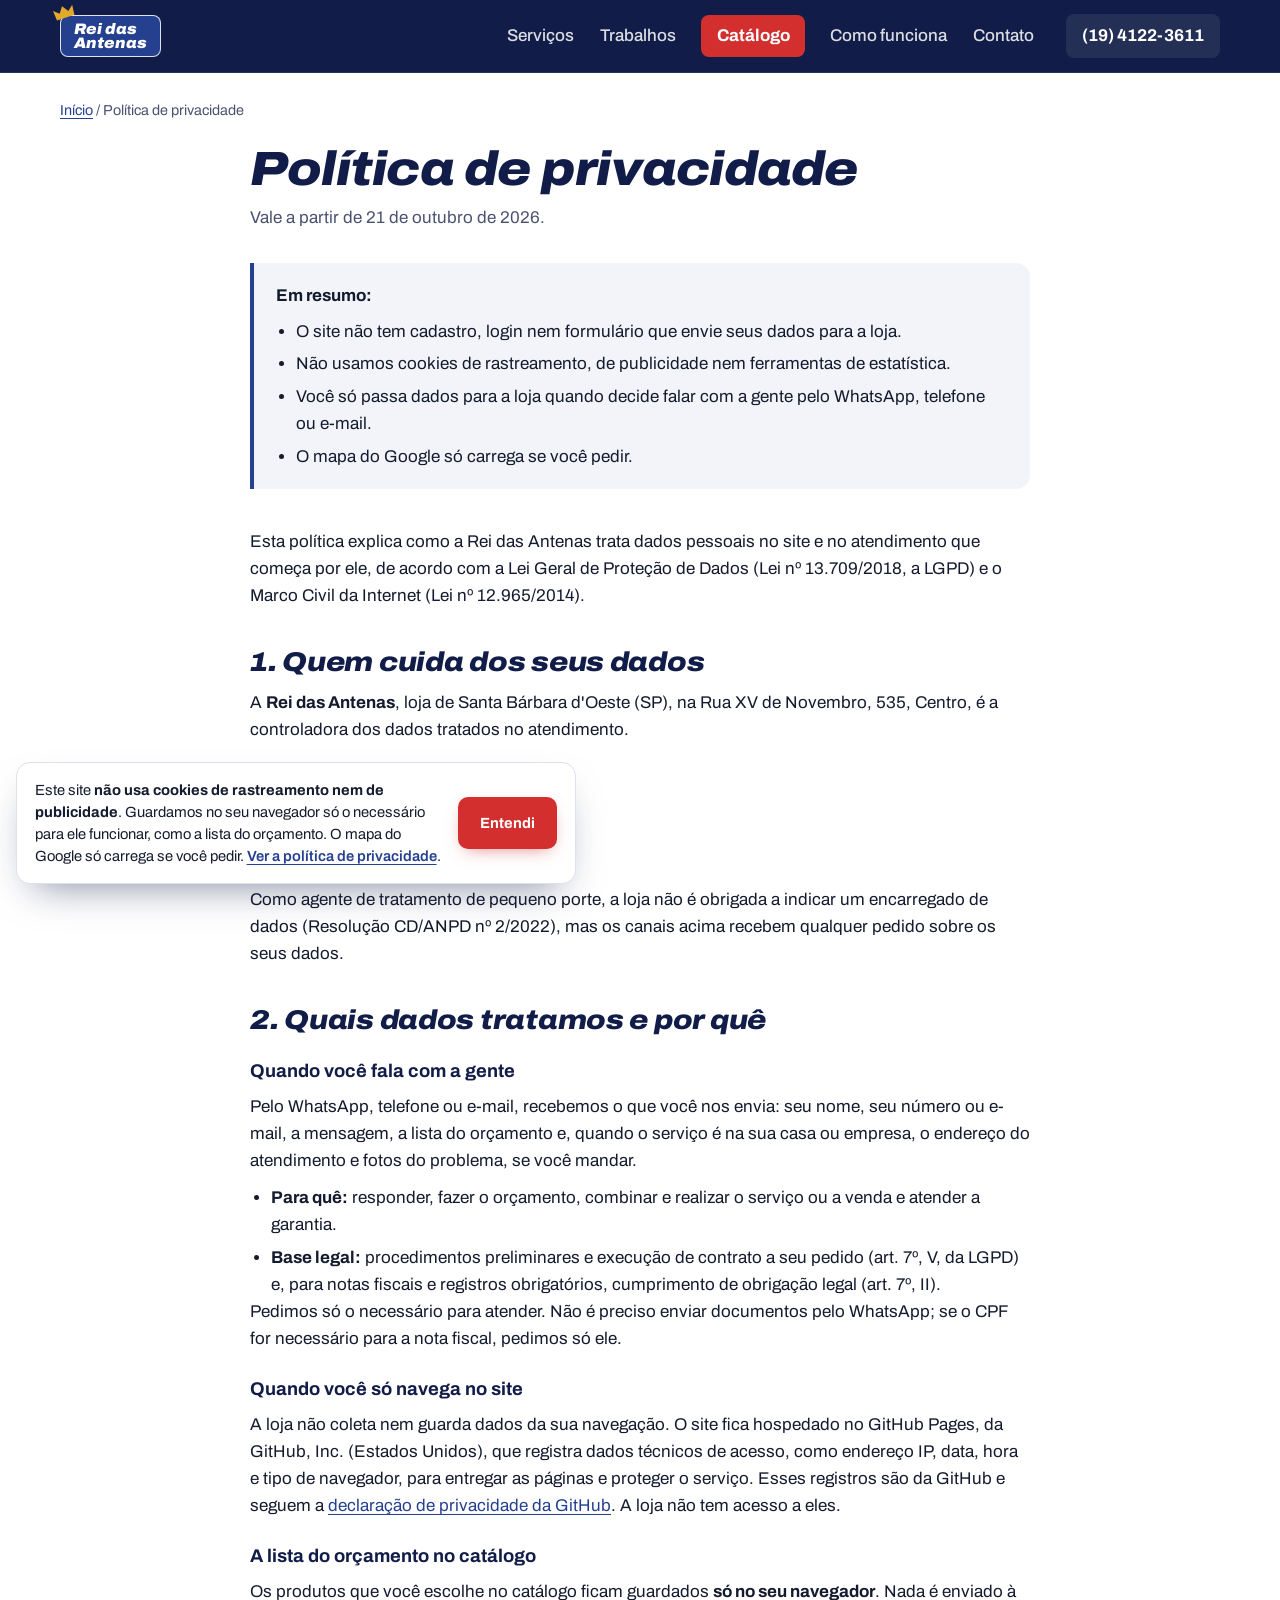
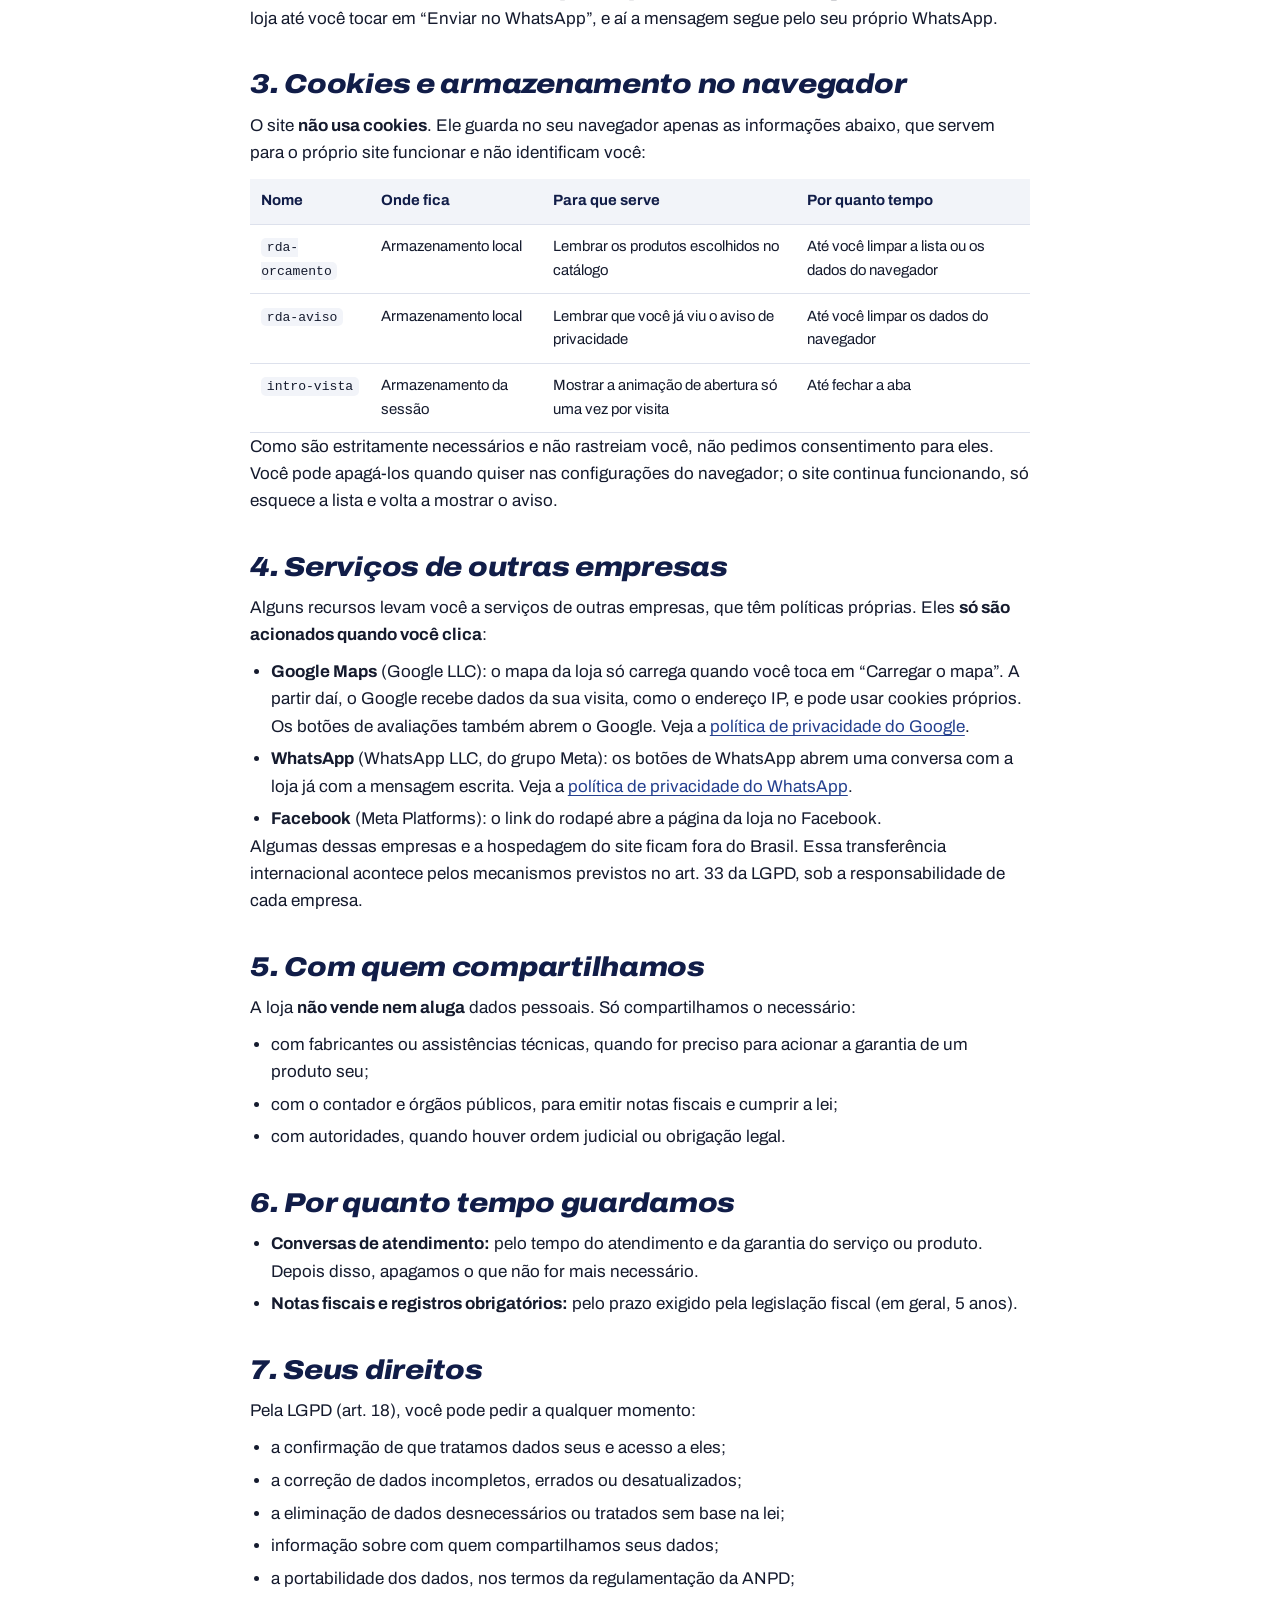
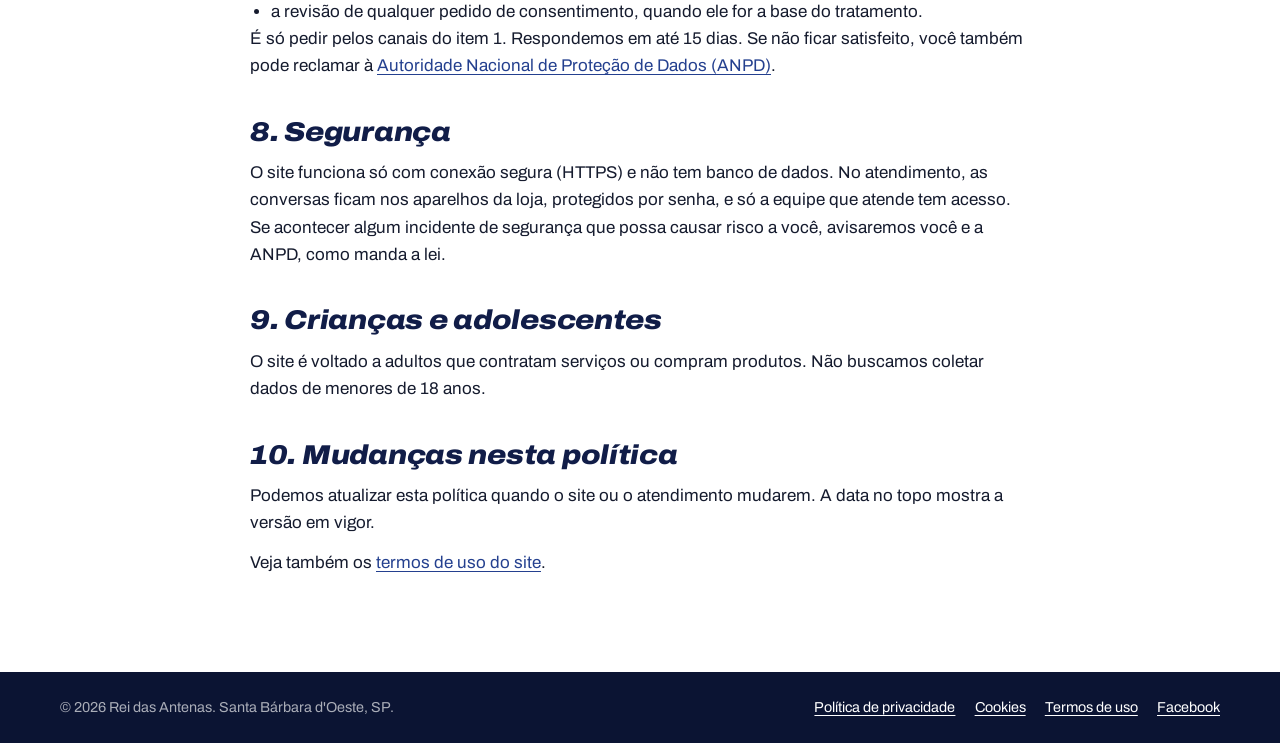
<file: privacidade.html>
<!DOCTYPE html>
<html lang="pt-BR">
<head>
  <meta charset="UTF-8">
  <meta name="viewport" content="width=device-width, initial-scale=1.0">
  <title>Política de privacidade | Rei das Antenas</title>
  <meta name="description" content="Como o site da Rei das Antenas trata dados pessoais, cookies e armazenamento local, conforme a LGPD.">
  <link rel="canonical" href="https://oreidasantenas.com.br/privacidade.html">
  <link rel="icon" href="/favicon.ico" sizes="48x48">
  <link rel="icon" href="/assets/img/favicon.svg" type="image/svg+xml">
  <link rel="icon" href="/assets/img/favicon-96.png" type="image/png" sizes="96x96">
  <link rel="apple-touch-icon" href="/apple-touch-icon.png">
  <link rel="manifest" href="/site.webmanifest">
  <meta name="theme-color" content="#111d48">

  <link rel="preload" href="fonts/archivo-normal-latin.woff2" as="font" type="font/woff2" crossorigin>
  <link rel="stylesheet" href="css/fonts.css">
  <link rel="stylesheet" href="css/style.css?v=15">
</head>
<body class="page-legal" id="topo">

  <a class="skip-link" href="#conteudo">Pular para o conteúdo</a>

  <!-- ===== Navegação ===== -->
  <header class="nav">
    <div class="wrap nav-inner">
      <a href="index.html" class="brand" aria-label="Rei das Antenas, início">
        <span class="brand-mark">
          <svg class="crown" viewBox="0 0 24 16" aria-hidden="true"><path d="M2 14 1 3l6 5 5-7 5 7 6-5-1 11z"/></svg>
          Rei das<br>Antenas
        </span>
      </a>

      <nav class="nav-links" aria-label="Seções">
        <a href="index.html#servicos">Serviços</a>
        <a href="index.html#trabalhos">Trabalhos</a>
        <a href="catalogo.html" class="nav-catalog">Catálogo</a>
        <a href="index.html#como">Como funciona</a>
        <a href="index.html#contato">Contato</a>
      </nav>

      <a href="tel:+551941223611" class="nav-phone">(19) 4122-3611</a>

      <button class="menu-btn" id="menuBtn" aria-expanded="false" aria-controls="menuMobile" aria-label="Abrir menu">
        <span></span><span></span>
      </button>
    </div>

    <nav class="menu-mobile" id="menuMobile" aria-label="Menu">
      <a href="index.html#servicos">Serviços</a>
      <a href="index.html#trabalhos">Trabalhos</a>
      <a href="catalogo.html" class="nav-catalog">Catálogo</a>
      <a href="index.html#como">Como funciona</a>
      <a href="index.html#contato">Contato</a>
    </nav>
  </header>

  <main id="conteudo" tabindex="-1">
    <nav class="wrap breadcrumb" aria-label="Você está em"><a href="index.html">Início</a> / Política de privacidade</nav>

    <article class="legal">
      <div class="wrap">
        <h1>Política de privacidade</h1>
        <p class="legal-meta">Vale a partir de 21 de outubro de 2026.</p>

        <div class="legal-resumo">
          <p><strong>Em resumo:</strong></p>
          <ul>
            <li>O site não tem cadastro, login nem formulário que envie seus dados para a loja.</li>
            <li>Não usamos cookies de rastreamento, de publicidade nem ferramentas de estatística.</li>
            <li>Você só passa dados para a loja quando decide falar com a gente pelo WhatsApp, telefone ou e-mail.</li>
            <li>O mapa do Google só carrega se você pedir.</li>
          </ul>
        </div>

        <p>Esta política explica como a Rei das Antenas trata dados pessoais no site e no atendimento que começa por ele, de acordo com a Lei Geral de Proteção de Dados (Lei nº 13.709/2018, a LGPD) e o Marco Civil da Internet (Lei nº 12.965/2014).</p>

        <h2 id="quem-somos">1. Quem cuida dos seus dados</h2>
        <p>A <strong>Rei das Antenas</strong>, loja de Santa Bárbara d'Oeste (SP), na Rua XV de Novembro, 535, Centro, é a controladora dos dados tratados no atendimento.</p>
        <p>Contato para assuntos de privacidade:</p>
        <ul>
          <li>E-mail: <a href="mailto:reidasantenassbo@gmail.com">reidasantenassbo@gmail.com</a></li>
          <li>WhatsApp: <a href="https://wa.me/5519974094897" target="_blank" rel="noopener">(19) 97409-4897</a></li>
          <li>Telefone: <a href="tel:+551941223611">(19) 4122-3611</a></li>
        </ul>
        <p>Como agente de tratamento de pequeno porte, a loja não é obrigada a indicar um encarregado de dados (Resolução CD/ANPD nº 2/2022), mas os canais acima recebem qualquer pedido sobre os seus dados.</p>

        <h2 id="dados">2. Quais dados tratamos e por quê</h2>

        <h3>Quando você fala com a gente</h3>
        <p>Pelo WhatsApp, telefone ou e-mail, recebemos o que você nos envia: seu nome, seu número ou e-mail, a mensagem, a lista do orçamento e, quando o serviço é na sua casa ou empresa, o endereço do atendimento e fotos do problema, se você mandar.</p>
        <ul>
          <li><strong>Para quê:</strong> responder, fazer o orçamento, combinar e realizar o serviço ou a venda e atender a garantia.</li>
          <li><strong>Base legal:</strong> procedimentos preliminares e execução de contrato a seu pedido (art. 7º, V, da LGPD) e, para notas fiscais e registros obrigatórios, cumprimento de obrigação legal (art. 7º, II).</li>
        </ul>
        <p>Pedimos só o necessário para atender. Não é preciso enviar documentos pelo WhatsApp; se o CPF for necessário para a nota fiscal, pedimos só ele.</p>

        <h3>Quando você só navega no site</h3>
        <p>A loja não coleta nem guarda dados da sua navegação. O site fica hospedado no GitHub Pages, da GitHub, Inc. (Estados Unidos), que registra dados técnicos de acesso, como endereço IP, data, hora e tipo de navegador, para entregar as páginas e proteger o serviço. Esses registros são da GitHub e seguem a <a href="https://docs.github.com/pt/site-policy/privacy-policies/github-general-privacy-statement" target="_blank" rel="noopener">declaração de privacidade da GitHub</a>. A loja não tem acesso a eles.</p>

        <h3>A lista do orçamento no catálogo</h3>
        <p>Os produtos que você escolhe no catálogo ficam guardados <strong>só no seu navegador</strong>. Nada é enviado à loja até você tocar em “Enviar no WhatsApp”, e aí a mensagem segue pelo seu próprio WhatsApp.</p>

        <h2 id="cookies">3. Cookies e armazenamento no navegador</h2>
        <p>O site <strong>não usa cookies</strong>. Ele guarda no seu navegador apenas as informações abaixo, que servem para o próprio site funcionar e não identificam você:</p>
        <div class="tabela">
          <table>
            <thead>
              <tr><th scope="col">Nome</th><th scope="col">Onde fica</th><th scope="col">Para que serve</th><th scope="col">Por quanto tempo</th></tr>
            </thead>
            <tbody>
              <tr><td><code>rda-orcamento</code></td><td>Armazenamento local</td><td>Lembrar os produtos escolhidos no catálogo</td><td>Até você limpar a lista ou os dados do navegador</td></tr>
              <tr><td><code>rda-aviso</code></td><td>Armazenamento local</td><td>Lembrar que você já viu o aviso de privacidade</td><td>Até você limpar os dados do navegador</td></tr>
              <tr><td><code>intro-vista</code></td><td>Armazenamento da sessão</td><td>Mostrar a animação de abertura só uma vez por visita</td><td>Até fechar a aba</td></tr>
            </tbody>
          </table>
        </div>
        <p>Como são estritamente necessários e não rastreiam você, não pedimos consentimento para eles. Você pode apagá-los quando quiser nas configurações do navegador; o site continua funcionando, só esquece a lista e volta a mostrar o aviso.</p>

        <h2 id="terceiros">4. Serviços de outras empresas</h2>
        <p>Alguns recursos levam você a serviços de outras empresas, que têm políticas próprias. Eles <strong>só são acionados quando você clica</strong>:</p>
        <ul>
          <li><strong>Google Maps</strong> (Google LLC): o mapa da loja só carrega quando você toca em “Carregar o mapa”. A partir daí, o Google recebe dados da sua visita, como o endereço IP, e pode usar cookies próprios. Os botões de avaliações também abrem o Google. Veja a <a href="https://policies.google.com/privacy?hl=pt-BR" target="_blank" rel="noopener">política de privacidade do Google</a>.</li>
          <li><strong>WhatsApp</strong> (WhatsApp LLC, do grupo Meta): os botões de WhatsApp abrem uma conversa com a loja já com a mensagem escrita. Veja a <a href="https://www.whatsapp.com/legal/privacy-policy?lang=pt_BR" target="_blank" rel="noopener">política de privacidade do WhatsApp</a>.</li>
          <li><strong>Facebook</strong> (Meta Platforms): o link do rodapé abre a página da loja no Facebook.</li>
        </ul>
        <p>Algumas dessas empresas e a hospedagem do site ficam fora do Brasil. Essa transferência internacional acontece pelos mecanismos previstos no art. 33 da LGPD, sob a responsabilidade de cada empresa.</p>

        <h2 id="compartilhamento">5. Com quem compartilhamos</h2>
        <p>A loja <strong>não vende nem aluga</strong> dados pessoais. Só compartilhamos o necessário:</p>
        <ul>
          <li>com fabricantes ou assistências técnicas, quando for preciso para acionar a garantia de um produto seu;</li>
          <li>com o contador e órgãos públicos, para emitir notas fiscais e cumprir a lei;</li>
          <li>com autoridades, quando houver ordem judicial ou obrigação legal.</li>
        </ul>

        <h2 id="prazo">6. Por quanto tempo guardamos</h2>
        <ul>
          <li><strong>Conversas de atendimento:</strong> pelo tempo do atendimento e da garantia do serviço ou produto. Depois disso, apagamos o que não for mais necessário.</li>
          <li><strong>Notas fiscais e registros obrigatórios:</strong> pelo prazo exigido pela legislação fiscal (em geral, 5 anos).</li>
        </ul>

        <h2 id="direitos">7. Seus direitos</h2>
        <p>Pela LGPD (art. 18), você pode pedir a qualquer momento:</p>
        <ul>
          <li>a confirmação de que tratamos dados seus e acesso a eles;</li>
          <li>a correção de dados incompletos, errados ou desatualizados;</li>
          <li>a eliminação de dados desnecessários ou tratados sem base na lei;</li>
          <li>informação sobre com quem compartilhamos seus dados;</li>
          <li>a portabilidade dos dados, nos termos da regulamentação da ANPD;</li>
          <li>a revisão de qualquer pedido de consentimento, quando ele for a base do tratamento.</li>
        </ul>
        <p>É só pedir pelos canais do item 1. Respondemos em até 15 dias. Se não ficar satisfeito, você também pode reclamar à <a href="https://www.gov.br/anpd/pt-br" target="_blank" rel="noopener">Autoridade Nacional de Proteção de Dados (ANPD)</a>.</p>

        <h2 id="seguranca">8. Segurança</h2>
        <p>O site funciona só com conexão segura (HTTPS) e não tem banco de dados. No atendimento, as conversas ficam nos aparelhos da loja, protegidos por senha, e só a equipe que atende tem acesso. Se acontecer algum incidente de segurança que possa causar risco a você, avisaremos você e a ANPD, como manda a lei.</p>

        <h2 id="menores">9. Crianças e adolescentes</h2>
        <p>O site é voltado a adultos que contratam serviços ou compram produtos. Não buscamos coletar dados de menores de 18 anos.</p>

        <h2 id="mudancas">10. Mudanças nesta política</h2>
        <p>Podemos atualizar esta política quando o site ou o atendimento mudarem. A data no topo mostra a versão em vigor.</p>

        <p>Veja também os <a href="termos.html">termos de uso do site</a>.</p>
      </div>
    </article>
  </main>

  <footer class="footer">
    <div class="wrap footer-inner">
      <p>© <span id="year"></span> Rei das Antenas. Santa Bárbara d'Oeste, SP.</p>
      <nav class="footer-legal" aria-label="Informações legais">
        <a href="privacidade.html" aria-current="page">Política de privacidade</a>
        <a href="privacidade.html#cookies">Cookies</a>
        <a href="termos.html">Termos de uso</a>
        <a href="https://www.facebook.com/profile.php?id=100067492614341" target="_blank" rel="noopener">Facebook</a>
      </nav>
    </div>
  </footer>

  <script src="js/aviso.js?v=1"></script>
</body>
</html>
</file>
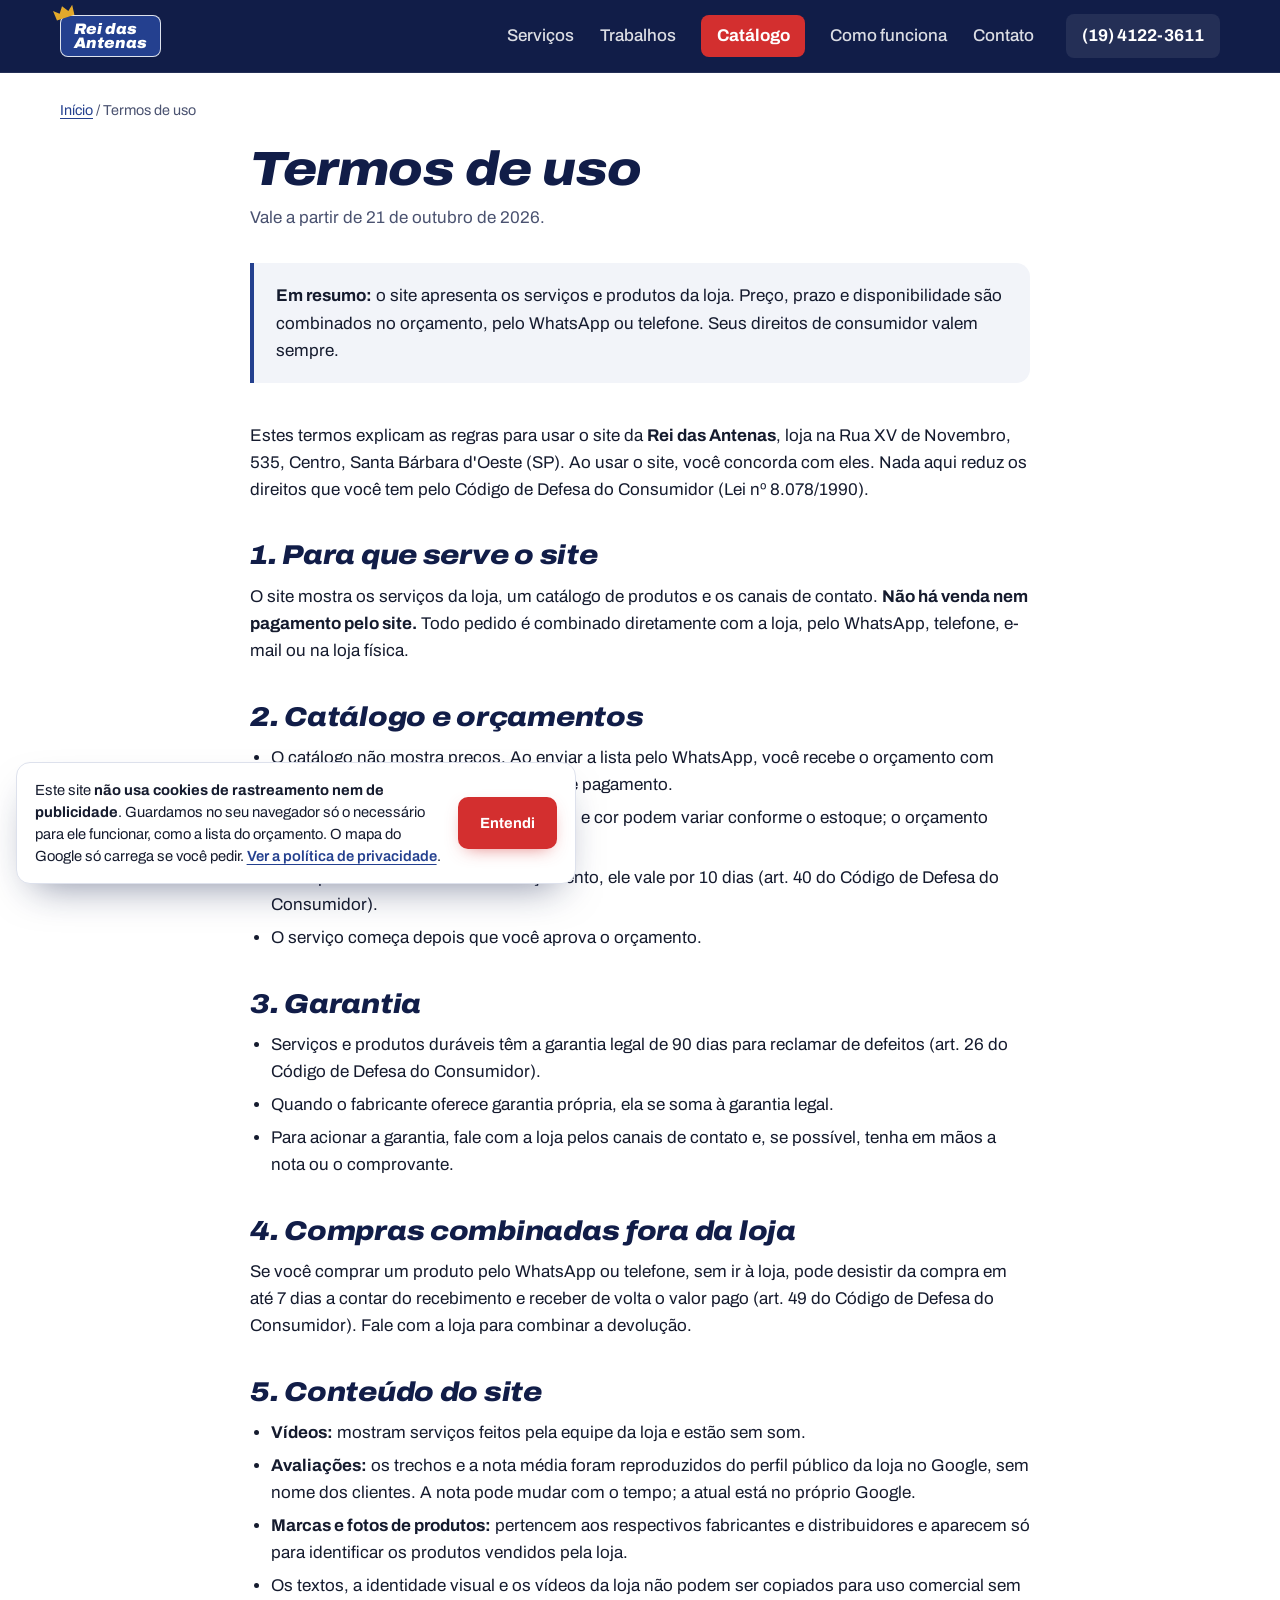
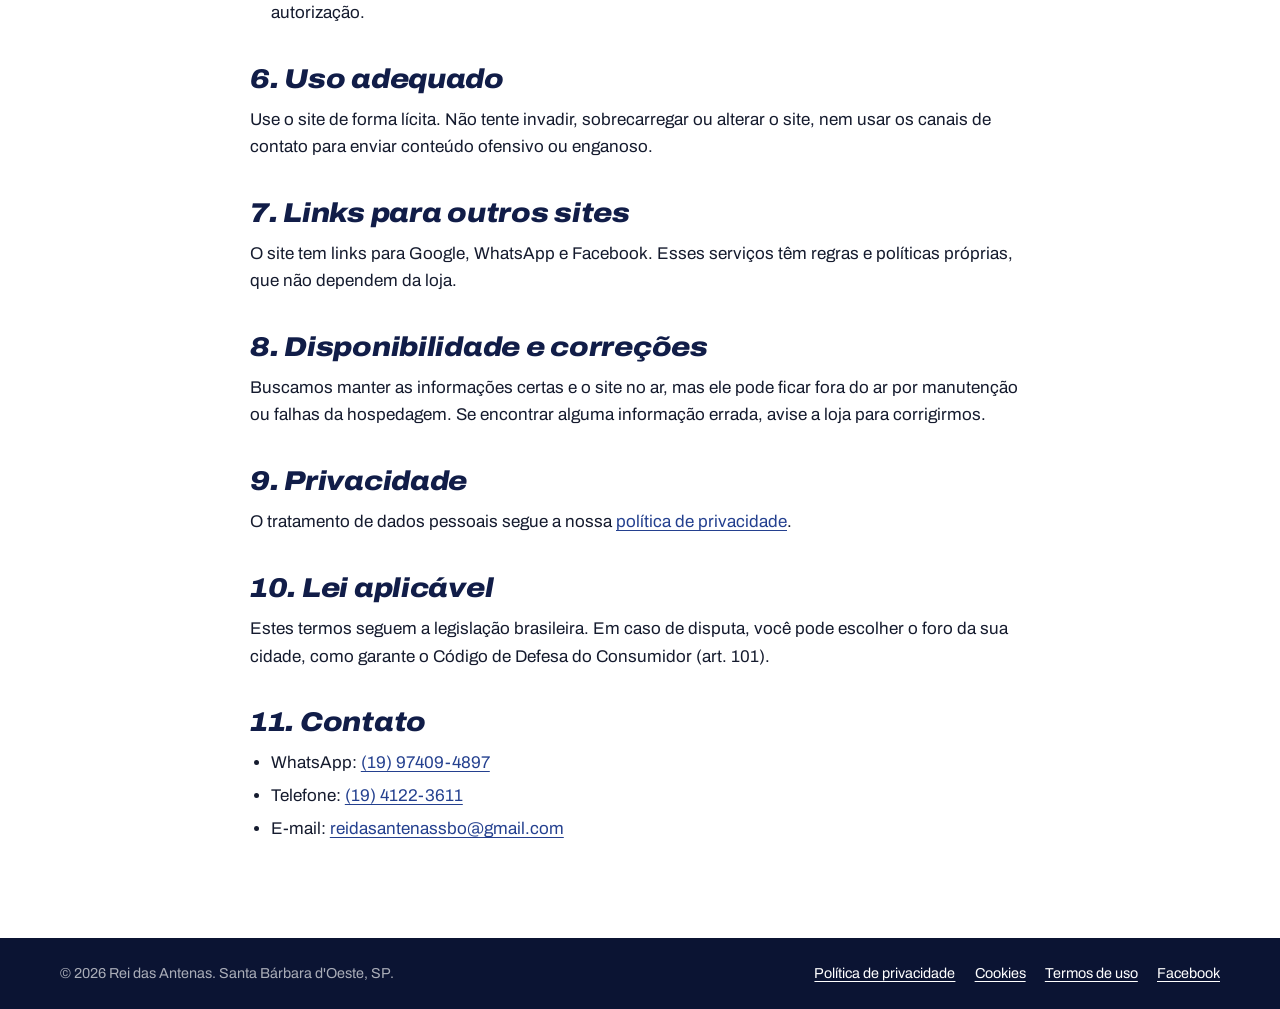
<file: termos.html>
<!DOCTYPE html>
<html lang="pt-BR">
<head>
  <meta charset="UTF-8">
  <meta name="viewport" content="width=device-width, initial-scale=1.0">
  <title>Termos de uso | Rei das Antenas</title>
  <meta name="description" content="Regras de uso do site da Rei das Antenas: catálogo, orçamentos, garantias e direitos do consumidor.">
  <link rel="canonical" href="https://oreidasantenas.com.br/termos.html">
  <link rel="icon" href="/favicon.ico" sizes="48x48">
  <link rel="icon" href="/assets/img/favicon.svg" type="image/svg+xml">
  <link rel="icon" href="/assets/img/favicon-96.png" type="image/png" sizes="96x96">
  <link rel="apple-touch-icon" href="/apple-touch-icon.png">
  <link rel="manifest" href="/site.webmanifest">
  <meta name="theme-color" content="#111d48">

  <link rel="preload" href="fonts/archivo-normal-latin.woff2" as="font" type="font/woff2" crossorigin>
  <link rel="stylesheet" href="css/fonts.css">
  <link rel="stylesheet" href="css/style.css?v=15">
</head>
<body class="page-legal" id="topo">

  <a class="skip-link" href="#conteudo">Pular para o conteúdo</a>

  <!-- ===== Navegação ===== -->
  <header class="nav">
    <div class="wrap nav-inner">
      <a href="index.html" class="brand" aria-label="Rei das Antenas, início">
        <span class="brand-mark">
          <svg class="crown" viewBox="0 0 24 16" aria-hidden="true"><path d="M2 14 1 3l6 5 5-7 5 7 6-5-1 11z"/></svg>
          Rei das<br>Antenas
        </span>
      </a>

      <nav class="nav-links" aria-label="Seções">
        <a href="index.html#servicos">Serviços</a>
        <a href="index.html#trabalhos">Trabalhos</a>
        <a href="catalogo.html" class="nav-catalog">Catálogo</a>
        <a href="index.html#como">Como funciona</a>
        <a href="index.html#contato">Contato</a>
      </nav>

      <a href="tel:+551941223611" class="nav-phone">(19) 4122-3611</a>

      <button class="menu-btn" id="menuBtn" aria-expanded="false" aria-controls="menuMobile" aria-label="Abrir menu">
        <span></span><span></span>
      </button>
    </div>

    <nav class="menu-mobile" id="menuMobile" aria-label="Menu">
      <a href="index.html#servicos">Serviços</a>
      <a href="index.html#trabalhos">Trabalhos</a>
      <a href="catalogo.html" class="nav-catalog">Catálogo</a>
      <a href="index.html#como">Como funciona</a>
      <a href="index.html#contato">Contato</a>
    </nav>
  </header>

  <main id="conteudo" tabindex="-1">
    <nav class="wrap breadcrumb" aria-label="Você está em"><a href="index.html">Início</a> / Termos de uso</nav>

    <article class="legal">
      <div class="wrap">
        <h1>Termos de uso</h1>
        <p class="legal-meta">Vale a partir de 21 de outubro de 2026.</p>

        <div class="legal-resumo">
          <p><strong>Em resumo:</strong> o site apresenta os serviços e produtos da loja. Preço, prazo e disponibilidade são combinados no orçamento, pelo WhatsApp ou telefone. Seus direitos de consumidor valem sempre.</p>
        </div>

        <p>Estes termos explicam as regras para usar o site da <strong>Rei das Antenas</strong>, loja na Rua XV de Novembro, 535, Centro, Santa Bárbara d'Oeste (SP). Ao usar o site, você concorda com eles. Nada aqui reduz os direitos que você tem pelo Código de Defesa do Consumidor (Lei nº 8.078/1990).</p>

        <h2 id="site">1. Para que serve o site</h2>
        <p>O site mostra os serviços da loja, um catálogo de produtos e os canais de contato. <strong>Não há venda nem pagamento pelo site.</strong> Todo pedido é combinado diretamente com a loja, pelo WhatsApp, telefone, e-mail ou na loja física.</p>

        <h2 id="catalogo">2. Catálogo e orçamentos</h2>
        <ul>
          <li>O catálogo não mostra preços. Ao enviar a lista pelo WhatsApp, você recebe o orçamento com preço, disponibilidade, prazo e forma de pagamento.</li>
          <li>As fotos são ilustrativas. Marca, modelo e cor podem variar conforme o estoque; o orçamento informa o produto exato.</li>
          <li>Salvo prazo diferente escrito no orçamento, ele vale por 10 dias (art. 40 do Código de Defesa do Consumidor).</li>
          <li>O serviço começa depois que você aprova o orçamento.</li>
        </ul>

        <h2 id="garantia">3. Garantia</h2>
        <ul>
          <li>Serviços e produtos duráveis têm a garantia legal de 90 dias para reclamar de defeitos (art. 26 do Código de Defesa do Consumidor).</li>
          <li>Quando o fabricante oferece garantia própria, ela se soma à garantia legal.</li>
          <li>Para acionar a garantia, fale com a loja pelos canais de contato e, se possível, tenha em mãos a nota ou o comprovante.</li>
        </ul>

        <h2 id="arrependimento">4. Compras combinadas fora da loja</h2>
        <p>Se você comprar um produto pelo WhatsApp ou telefone, sem ir à loja, pode desistir da compra em até 7 dias a contar do recebimento e receber de volta o valor pago (art. 49 do Código de Defesa do Consumidor). Fale com a loja para combinar a devolução.</p>

        <h2 id="conteudo-site">5. Conteúdo do site</h2>
        <ul>
          <li><strong>Vídeos:</strong> mostram serviços feitos pela equipe da loja e estão sem som.</li>
          <li><strong>Avaliações:</strong> os trechos e a nota média foram reproduzidos do perfil público da loja no Google, sem nome dos clientes. A nota pode mudar com o tempo; a atual está no próprio Google.</li>
          <li><strong>Marcas e fotos de produtos:</strong> pertencem aos respectivos fabricantes e distribuidores e aparecem só para identificar os produtos vendidos pela loja.</li>
          <li>Os textos, a identidade visual e os vídeos da loja não podem ser copiados para uso comercial sem autorização.</li>
        </ul>

        <h2 id="uso">6. Uso adequado</h2>
        <p>Use o site de forma lícita. Não tente invadir, sobrecarregar ou alterar o site, nem usar os canais de contato para enviar conteúdo ofensivo ou enganoso.</p>

        <h2 id="links">7. Links para outros sites</h2>
        <p>O site tem links para Google, WhatsApp e Facebook. Esses serviços têm regras e políticas próprias, que não dependem da loja.</p>

        <h2 id="disponibilidade">8. Disponibilidade e correções</h2>
        <p>Buscamos manter as informações certas e o site no ar, mas ele pode ficar fora do ar por manutenção ou falhas da hospedagem. Se encontrar alguma informação errada, avise a loja para corrigirmos.</p>

        <h2 id="privacidade">9. Privacidade</h2>
        <p>O tratamento de dados pessoais segue a nossa <a href="privacidade.html">política de privacidade</a>.</p>

        <h2 id="lei">10. Lei aplicável</h2>
        <p>Estes termos seguem a legislação brasileira. Em caso de disputa, você pode escolher o foro da sua cidade, como garante o Código de Defesa do Consumidor (art. 101).</p>

        <h2 id="contato">11. Contato</h2>
        <ul>
          <li>WhatsApp: <a href="https://wa.me/5519974094897" target="_blank" rel="noopener">(19) 97409-4897</a></li>
          <li>Telefone: <a href="tel:+551941223611">(19) 4122-3611</a></li>
          <li>E-mail: <a href="mailto:reidasantenassbo@gmail.com">reidasantenassbo@gmail.com</a></li>
        </ul>
      </div>
    </article>
  </main>

  <footer class="footer">
    <div class="wrap footer-inner">
      <p>© <span id="year"></span> Rei das Antenas. Santa Bárbara d'Oeste, SP.</p>
      <nav class="footer-legal" aria-label="Informações legais">
        <a href="privacidade.html">Política de privacidade</a>
        <a href="privacidade.html#cookies">Cookies</a>
        <a href="termos.html" aria-current="page">Termos de uso</a>
        <a href="https://www.facebook.com/profile.php?id=100067492614341" target="_blank" rel="noopener">Facebook</a>
      </nav>
    </div>
  </footer>

  <script src="js/aviso.js?v=1"></script>
</body>
</html>
</file>
<file: css/fonts.css>
/* Fontes hospedadas no próprio site (sem chamar o Google Fonts a cada visita) */
/* latin-ext */
@font-face {
  font-family: 'Archivo';
  font-style: italic;
  font-weight: 700 900;
  font-stretch: 62% 125%;
  font-display: swap;
  src: url(../fonts/archivo-italic-latin-ext.woff2) format('woff2');
  unicode-range: U+0100-02BA, U+02BD-02C5, U+02C7-02CC, U+02CE-02D7, U+02DD-02FF, U+0304, U+0308, U+0329, U+1D00-1DBF, U+1E00-1E9F, U+1EF2-1EFF, U+2020, U+20A0-20AB, U+20AD-20C4, U+2113, U+2C60-2C7F, U+A720-A7FF;
}
/* latin */
@font-face {
  font-family: 'Archivo';
  font-style: italic;
  font-weight: 700 900;
  font-stretch: 62% 125%;
  font-display: swap;
  src: url(../fonts/archivo-italic-latin.woff2) format('woff2');
  unicode-range: U+0000-00FF, U+0131, U+0152-0153, U+02BB-02BC, U+02C6, U+02DA, U+02DC, U+0304, U+0308, U+0329, U+2000-206F, U+20AC, U+2122, U+2191, U+2193, U+2212, U+2215, U+FEFF, U+FFFD;
}
/* latin-ext */
@font-face {
  font-family: 'Archivo';
  font-style: normal;
  font-weight: 400 800;
  font-stretch: 62% 125%;
  font-display: swap;
  src: url(../fonts/archivo-normal-latin-ext.woff2) format('woff2');
  unicode-range: U+0100-02BA, U+02BD-02C5, U+02C7-02CC, U+02CE-02D7, U+02DD-02FF, U+0304, U+0308, U+0329, U+1D00-1DBF, U+1E00-1E9F, U+1EF2-1EFF, U+2020, U+20A0-20AB, U+20AD-20C4, U+2113, U+2C60-2C7F, U+A720-A7FF;
}
/* latin */
@font-face {
  font-family: 'Archivo';
  font-style: normal;
  font-weight: 400 800;
  font-stretch: 62% 125%;
  font-display: swap;
  src: url(../fonts/archivo-normal-latin.woff2) format('woff2');
  unicode-range: U+0000-00FF, U+0131, U+0152-0153, U+02BB-02BC, U+02C6, U+02DA, U+02DC, U+0304, U+0308, U+0329, U+2000-206F, U+20AC, U+2122, U+2191, U+2193, U+2212, U+2215, U+FEFF, U+FFFD;
}
</file>
<file: css/style.css>
/* =========================================================
   Rei das Antenas | landing page
   Paleta tirada da logo: azul-real, marinho, branco e vermelho de ação
   ========================================================= */

:root {
  --blue: #24408f;          /* azul da logo */
  --blue-600: #1c3274;
  --navy: #111d48;          /* fundo do topo e do contato */
  --navy-2: #182766;
  --red: #d32f2f;           /* só para ações */
  --red-600: #b71f1f;
  --gold: #e3a92b;          /* só na coroa */
  --white: #ffffff;
  --paper: #f2f4f9;         /* cinza-azulado claro */
  --ink: #151b2e;
  --ink-2: #4a5270;
  --line: #dde1ec;

  --radius: 14px;
  --font: "Archivo", system-ui, sans-serif;
  --ease: cubic-bezier(.2, .7, .2, 1);
  --wrap: 1160px;
}

*, *::before, *::after { box-sizing: border-box; margin: 0; padding: 0; }
html { scroll-behavior: smooth; scroll-padding-top: 84px; }
body {
  font-family: var(--font);
  font-size: 1.0625rem;
  line-height: 1.6;
  color: var(--ink);
  background: var(--white);
  -webkit-font-smoothing: antialiased;
}
a { color: inherit; }
img, svg { display: block; }
.wrap { width: min(100% - 2.5rem, var(--wrap)); margin-inline: auto; }

/* títulos em itálico largo, ecoando o letreiro da logo */
h1, h2 {
  font-style: italic;
  font-weight: 850;
  font-stretch: 112%;
  line-height: 1.05;
  letter-spacing: -.01em;
}
h2 { font-size: clamp(1.9rem, 4vw, 2.75rem); color: var(--navy); }
h3 { font-size: 1.15rem; font-weight: 700; }

:focus-visible { outline: 3px solid var(--gold); outline-offset: 3px; border-radius: 6px; }

/* ---------- Botões ---------- */
.btn {
  display: inline-flex;
  align-items: center;
  gap: .6rem;
  padding: .95rem 1.4rem;
  border-radius: 10px;
  font-weight: 700;
  text-decoration: none;
  transition: background .2s, transform .15s, box-shadow .2s;
}
.btn:active { transform: translateY(1px); }
.btn .i { width: 20px; height: 20px; fill: currentColor; }
.btn-primary { background: var(--red); color: var(--white); box-shadow: 0 6px 18px -8px rgba(211, 47, 47, .7); }
.btn-primary:hover { background: var(--red-600); }
.btn-ghost { color: var(--white); border: 1.5px solid rgba(255, 255, 255, .35); }
.btn-ghost:hover { border-color: var(--white); background: rgba(255, 255, 255, .06); }
.btn-light { background: var(--white); color: var(--navy); }
.btn-light:hover { background: var(--paper); }

/* ---------- Navegação ---------- */
.nav {
  position: sticky;
  top: 0;
  z-index: 50;
  background: var(--navy);
  color: var(--white);
  border-bottom: 1px solid rgba(255, 255, 255, .08);
}
.nav-inner { display: flex; align-items: center; gap: 2rem; height: 72px; }

.brand { text-decoration: none; }
.brand-mark {
  position: relative;
  display: inline-block;
  padding: .35rem .8rem .3rem;
  border-radius: 8px;
  background: var(--blue);
  border: 1.5px solid rgba(255, 255, 255, .85);
  font-style: italic;
  font-weight: 900;
  font-stretch: 105%;
  font-size: .95rem;
  line-height: .95;
  color: var(--white);
}
.crown {
  position: absolute;
  top: -11px;
  left: -8px;
  width: 22px;
  fill: var(--gold);
  transform: rotate(-18deg);
}

.nav-links { display: flex; align-items: center; gap: 1.6rem; margin-left: auto; }
.nav-links a { text-decoration: none; font-weight: 500; white-space: nowrap; opacity: .85; transition: opacity .2s; }
.nav-links a:hover { opacity: 1; }
.nav-phone {
  text-decoration: none;
  font-weight: 700;
  padding: .55rem 1rem;
  border-radius: 8px;
  background: rgba(255, 255, 255, .08);
}
.nav-phone:hover { background: rgba(255, 255, 255, .14); }

.menu-btn { display: none; margin-left: auto; width: 44px; height: 44px; border: 0; background: none; cursor: pointer; }
.menu-btn span { display: block; width: 22px; height: 2px; margin: 6px auto; background: var(--white); transition: transform .25s var(--ease); }
.menu-btn[aria-expanded="true"] span:first-child { transform: translateY(4px) rotate(45deg); }
.menu-btn[aria-expanded="true"] span:last-child { transform: translateY(-4px) rotate(-45deg); }
.menu-mobile { display: none; }

/* ---------- Hero ---------- */
.hero {
  background:
    radial-gradient(ellipse 70% 80% at 85% 30%, var(--navy-2), transparent 70%),
    var(--navy);
  color: var(--white);
  padding: clamp(2.5rem, 6vw, 4.5rem) 0 clamp(3rem, 7vw, 5rem);
  overflow: hidden;
}
.hero-grid { display: grid; grid-template-columns: 1.15fr 1fr; gap: 3rem; align-items: center; }
.hero h1 { font-size: clamp(2.3rem, 4.8vw, 3.9rem); max-width: 15ch; }
.hero-lead { margin-top: 1.4rem; max-width: 46ch; font-size: 1.15rem; color: rgba(255, 255, 255, .78); }
.hero-actions { display: flex; flex-wrap: wrap; gap: .8rem; margin-top: 2rem; }
.hero-address { margin-top: 1.4rem; font-size: .95rem; color: rgba(255, 255, 255, .6); }

/* medidor de sinal */
.signal { position: relative; display: grid; justify-items: center; }
.signal-art { width: min(100%, 300px); }
.antenna line, .ground { stroke: rgba(255, 255, 255, .9); stroke-width: 6; }
.tip { fill: var(--red); }
.wave { stroke: var(--white); stroke-width: 6; stroke-dasharray: 220; stroke-dashoffset: 220; opacity: .9; }
.signal.on .w1 { animation: draw .6s var(--ease) .2s forwards, breathe 3.2s ease-in-out 1.6s infinite; }
.signal.on .w2 { animation: draw .6s var(--ease) .45s forwards, breathe 3.2s ease-in-out 1.9s infinite; }
.signal.on .w3 { animation: draw .6s var(--ease) .7s forwards, breathe 3.2s ease-in-out 2.2s infinite; }
@keyframes draw { to { stroke-dashoffset: 0; } }
@keyframes breathe { 50% { opacity: .35; } }

/* antena balançando de leve, como ao vento, presa pela base */
.antenna, .tip {
  transform-box: view-box;
  transform-origin: 160px 262px;
}
.signal.on .antenna, .signal.on .tip { animation: sway 4.5s ease-in-out 1.4s infinite; }
@keyframes sway {
  0%, 100% { transform: rotate(0deg); }
  25% { transform: rotate(-2.5deg); }
  75% { transform: rotate(2.5deg); }
}
/* ponta da antena pisca como um transmissor */
.signal.on .tip { animation: sway 4.5s ease-in-out 1.4s infinite, blinkTip 1.6s steps(1) 1.4s infinite; }
@keyframes blinkTip { 50% { fill: #ff6b6b; } }

/* número do medidor dá um leve "pulo" ao mudar */
.meter-head strong.tick { animation: tick .35s var(--ease); }
@keyframes tick { 40% { transform: translateY(-3px); color: var(--blue); } }

.meter {
  width: min(100%, 300px);
  margin-top: -1rem;
  padding: 1rem 1.2rem;
  border-radius: var(--radius);
  background: var(--white);
  color: var(--ink);
  box-shadow: 0 24px 50px -24px rgba(0, 0, 0, .55);
}
.meter-head { display: flex; justify-content: space-between; align-items: baseline; font-size: .9rem; color: var(--ink-2); }
.meter-head strong { font-size: 1.4rem; color: var(--navy); font-variant-numeric: tabular-nums; }
.bars { display: flex; align-items: flex-end; gap: 6px; height: 34px; margin: .6rem 0 .5rem; }
.bars i { flex: 1; border-radius: 3px; background: var(--line); transition: background .3s; }
.bars i:nth-child(1) { height: 20%; }
.bars i:nth-child(2) { height: 40%; }
.bars i:nth-child(3) { height: 60%; }
.bars i:nth-child(4) { height: 80%; }
.bars i:nth-child(5) { height: 100%; }
.bars i.lit { background: var(--blue); }
.meter-status { font-size: .9rem; font-weight: 600; color: var(--ink-2); }
.meter-status.ok { color: #1f7a3d; }

/* ---------- Seções ---------- */
.section { padding: clamp(4rem, 9vw, 6.5rem) 0; }
.section-tint { background: var(--paper); }
.section-head { margin-bottom: 2.5rem; }
.section-head p { margin-top: .6rem; color: var(--ink-2); }

/* ---------- Serviços: cards interativos ---------- */
/* 4 cards lado a lado e da mesma altura; ao abrir, só o card aberto cresce */
.services {
  display: grid;
  grid-template-columns: 1.3fr repeat(3, 1fr);
  grid-template-areas: "feat a b c";
  gap: 1rem;
  align-items: start;
}
.service-feature { grid-area: feat; }
.services .service:nth-child(2) { grid-area: a; }
.services .service:nth-child(3) { grid-area: b; }
.services .service:nth-child(4) { grid-area: c; }

.service {
  border: 1px solid var(--line);
  border-radius: var(--radius);
  background: var(--white);
  transition: border-color .25s, box-shadow .3s var(--ease), transform .3s var(--ease);
}
.service:hover { border-color: var(--blue); box-shadow: 0 18px 40px -26px rgba(17, 29, 72, .55); transform: translateY(-3px); }
.service.open { border-color: var(--blue); }

.service-toggle {
  position: relative;
  display: flex;
  flex-direction: column;
  align-items: flex-start;
  gap: .25rem;
  width: 100%;
  min-height: 15.5rem;   /* mesma altura fechado, em todos os cards */
  padding: 1.6rem 3.5rem 1.6rem 1.6rem;
  border: 0;
  background: none;
  font: inherit;
  color: inherit;
  text-align: left;
  cursor: pointer;
}
.service-icon {
  display: grid;
  place-items: center;
  width: 56px;
  height: 56px;
  margin-bottom: 1rem;
  border-radius: 12px;
  background: var(--paper);
  transition: background .25s;
}
.service-icon svg {
  width: 34px;
  height: 34px;
  fill: none;
  stroke: var(--blue);
  stroke-width: 2.6;
  stroke-linecap: round;
  stroke-linejoin: round;
  overflow: visible;
}
.service:hover .service-icon, .service.open .service-icon { background: var(--blue); }
.service:hover .service-icon svg, .service.open .service-icon svg { stroke: var(--white); }
.service-title { margin-top: auto; font-size: 1.2rem; font-weight: 750; line-height: 1.25; color: var(--navy); }
.service-sub { font-size: .95rem; color: var(--ink-2); }

/* card de destaque: antenas são a especialidade */
.service-feature { background: var(--blue); border-color: var(--blue); color: var(--white); }
.service-feature .service-toggle { padding-right: 4rem; }
.service-feature .service-icon { width: 64px; height: 64px; background: rgba(255, 255, 255, .12); }
.service-feature .service-icon svg { width: 40px; height: 40px; stroke: var(--white); }
.service-feature .service-title { font-size: clamp(1.35rem, 2vw, 1.65rem); font-style: italic; font-weight: 850; font-stretch: 110%; color: var(--white); }
.service-feature .service-sub { color: rgba(255, 255, 255, .75); }
.service-feature:hover { border-color: var(--navy); }
.service-feature:hover .service-icon, .service-feature.open .service-icon { background: rgba(255, 255, 255, .2); }

/* sinal de + que vira − */
.plus { position: absolute; top: 1.6rem; right: 1.4rem; width: 26px; height: 26px; border-radius: 50%; border: 1.5px solid currentColor; opacity: .5; transition: transform .3s var(--ease), opacity .2s; }
.plus::before, .plus::after { content: ""; position: absolute; inset: 50% 6px auto; height: 1.5px; margin-top: -.75px; background: currentColor; }
.plus::after { transform: rotate(90deg); transition: transform .3s var(--ease); }
.service:hover .plus { opacity: 1; }
.service.open .plus { transform: rotate(180deg); opacity: 1; }
.service.open .plus::after { transform: rotate(0deg); }

/* conteúdo que abre */
.service-body { display: grid; grid-template-rows: 0fr; transition: grid-template-rows .4s var(--ease); }
.service-inner { overflow: hidden; min-height: 0; }
.service.open .service-body { grid-template-rows: 1fr; }
.service-body ul { list-style: none; padding: 0 1.6rem; }
.service-body li { position: relative; padding: .45rem 0 .45rem 1.3rem; border-top: 1px solid var(--line); font-size: .98rem; }
.service-body li::before { content: ""; position: absolute; left: 0; top: 1.05rem; width: 7px; height: 7px; border-radius: 2px; background: var(--red); }
.service-feature .service-body ul { padding: 0 1.6rem; }
.service-feature .service-body li { border-color: rgba(255, 255, 255, .18); }
.service-cta { display: inline-block; margin: .8rem 1.6rem 1.6rem; font-weight: 700; color: var(--red); text-underline-offset: 4px; }
.service-feature .service-cta { color: var(--white); }

/* animações dos ícones no hover */
.ic-wave { animation: none; }
.service:hover .ic-wave { animation: wavePulse 1.1s ease-in-out infinite; }
@keyframes wavePulse { 50% { opacity: .2; } }
.ic-lens { transition: transform .5s var(--ease); }
.service:hover .ic-lens { transform: translateX(-12px); }
.ic-gate { transition: transform .7s var(--ease); }
.service:hover .ic-gate { transform: translateX(14px); }
.ic-pulse { stroke-dasharray: 40; stroke-dashoffset: 0; }
.service:hover .ic-pulse { animation: trace 1s linear infinite; }
@keyframes trace { from { stroke-dashoffset: 40; } to { stroke-dashoffset: 0; } }

/* ---------- Loja ---------- */
.shop { display: grid; grid-template-columns: 1fr 1.2fr; gap: 3rem; align-items: center; }
.shop-copy p { margin: 1rem 0 1.8rem; max-width: 42ch; color: var(--ink-2); }
.shop-list { list-style: none; display: grid; grid-template-columns: 1fr 1fr; gap: .7rem; }
.shop-list li {
  display: flex;
  align-items: center;
  gap: .8rem;
  padding: 1rem 1.1rem;
  border-radius: 12px;
  background: var(--white);
  border: 1px solid var(--line);
  font-weight: 600;
  color: var(--navy);
}
.shop-list li::before { content: ""; flex: none; width: 10px; height: 10px; border-radius: 50%; border: 2.5px solid var(--blue); }

/* ---------- Como funciona ---------- */
.steps { list-style: none; counter-reset: step; display: grid; grid-template-columns: repeat(3, 1fr); gap: 2rem; }
.steps li { counter-increment: step; position: relative; padding-top: 4.2rem; }
.steps li::before {
  content: counter(step);
  position: absolute;
  top: 0;
  left: 0;
  font-style: italic;
  font-weight: 900;
  font-stretch: 115%;
  font-size: 3rem;
  line-height: 1;
  color: var(--blue);
}
.steps li::after { content: ""; position: absolute; top: 1.5rem; left: 3.4rem; right: -1rem; height: 2px; background: var(--line); }
.steps li:last-child::after { display: none; }
.steps p { margin-top: .4rem; color: var(--ink-2); max-width: 32ch; }

/* ---------- Estrelas (preenchidas conforme --rating, de 0 a 5) ---------- */
.stars {
  --size: 1rem;
  display: inline-block;
  width: calc(var(--size) * 5);
  height: var(--size);
  background: linear-gradient(90deg, var(--gold) calc(var(--rating) / 5 * 100%), rgba(255, 255, 255, .25) 0);
  -webkit-mask: url("data:image/svg+xml,%3Csvg xmlns='http://www.w3.org/2000/svg' viewBox='0 0 24 24'%3E%3Cpath d='M12 2l2.9 6.6 7.1.6-5.4 4.7 1.6 7L12 17.3 5.8 20.9l1.6-7L2 9.2l7.1-.6z'/%3E%3C/svg%3E") 0 0 / var(--size) var(--size) repeat-x;
          mask: url("data:image/svg+xml,%3Csvg xmlns='http://www.w3.org/2000/svg' viewBox='0 0 24 24'%3E%3Cpath d='M12 2l2.9 6.6 7.1.6-5.4 4.7 1.6 7L12 17.3 5.8 20.9l1.6-7L2 9.2l7.1-.6z'/%3E%3C/svg%3E") 0 0 / var(--size) var(--size) repeat-x;
  vertical-align: -2px;
}
.reviews .stars, .quote .stars { background: linear-gradient(90deg, var(--gold) calc(var(--rating) / 5 * 100%), var(--line) 0); }
.stars-lg { --size: 1.6rem; }

/* selo de nota no topo */
.hero-rating {
  display: inline-flex;
  align-items: center;
  gap: .7rem;
  margin-top: 1.6rem;
  padding: .55rem .9rem;
  border-radius: 10px;
  background: rgba(255, 255, 255, .07);
  border: 1px solid rgba(255, 255, 255, .12);
  font-size: .95rem;
  color: rgba(255, 255, 255, .85);
  text-decoration: none;
  transition: background .2s;
}
.hero-rating:hover { background: rgba(255, 255, 255, .12); }
.hero-rating strong { color: var(--white); }
.hero-rating + .hero-address { margin-top: .9rem; }

/* ---------- Avaliações ---------- */
.reviews-grid { display: grid; grid-template-columns: .9fr 1.4fr; gap: 3rem; align-items: start; }
.score { display: flex; align-items: center; gap: .8rem; margin-top: 1.4rem; }
.score strong { font-style: italic; font-weight: 900; font-stretch: 115%; font-size: 3.6rem; line-height: 1; color: var(--navy); }
.score-note { margin-top: .3rem; color: var(--ink-2); }
.reviews-actions { display: flex; flex-wrap: wrap; gap: .7rem; margin-top: 1.8rem; }
.btn-outline { color: var(--navy); border: 1.5px solid var(--line); }
.btn-outline:hover { border-color: var(--blue); }

.quotes { display: grid; gap: 1rem; }
.quote {
  padding: 1.4rem 1.5rem;
  border: 1px solid var(--line);
  border-left: 4px solid var(--blue);
  border-radius: var(--radius);
  background: var(--white);
}
.quote blockquote { margin: .7rem 0 .6rem; font-size: 1.1rem; font-weight: 500; line-height: 1.5; color: var(--ink); }
.quote figcaption { font-size: .9rem; color: var(--ink-2); }

/* ---------- Dúvidas ---------- */
.faq-wrap { max-width: 820px; }
.faq details { border-bottom: 1px solid var(--line); }
.faq summary {
  position: relative;
  padding: 1.2rem 2.5rem 1.2rem 0;
  font-weight: 700;
  font-size: 1.1rem;
  color: var(--navy);
  cursor: pointer;
  list-style: none;
}
.faq summary::-webkit-details-marker { display: none; }
.faq summary::after { content: "+"; position: absolute; right: .3rem; top: 50%; transform: translateY(-50%); font-size: 1.5rem; font-weight: 400; color: var(--blue); transition: transform .25s var(--ease); }
.faq details[open] summary::after { transform: translateY(-50%) rotate(45deg); }
.faq details p { padding: 0 2.5rem 1.3rem 0; color: var(--ink-2); max-width: 65ch; }

/* ---------- Contato ---------- */
.contact { background: var(--navy); color: var(--white); padding: clamp(4rem, 9vw, 6rem) 0; }
.contact h2 { color: var(--white); }
.contact-grid { display: grid; grid-template-columns: 1fr 1fr; gap: 3rem; align-items: stretch; }
.contact-copy > p { margin-top: .8rem; color: rgba(255, 255, 255, .75); }
.contact-actions { display: flex; flex-wrap: wrap; gap: .8rem; margin: 2rem 0; }
.contact-info { display: grid; gap: 1.1rem; }
.contact-info dt { font-size: .9rem; color: rgba(255, 255, 255, .6); }
.contact-info dd { font-weight: 600; }
.contact-info a { text-underline-offset: 4px; }
.map { min-height: 340px; border-radius: var(--radius); overflow: hidden; border: 1px solid rgba(255, 255, 255, .15); }
.map iframe { width: 100%; height: 100%; min-height: 340px; border: 0; filter: grayscale(.25); }
.map-facade { display: grid; place-content: center; justify-items: center; gap: .6rem; height: 100%; min-height: 340px; padding: 1.5rem; text-align: center; background: var(--navy-2); color: var(--white); }
.map-facade svg { width: 40px; height: 40px; fill: none; stroke: var(--white); stroke-width: 1.6; }
.map-title { font-weight: 700; }
.map-note { max-width: 42ch; font-size: .9rem; color: rgba(255, 255, 255, .78); }
.map-note a, .map-link { color: var(--white); text-underline-offset: 3px; }
.map-actions { display: flex; flex-wrap: wrap; align-items: center; justify-content: center; gap: .6rem 1.2rem; margin-top: .4rem; }
.map-actions .btn { border: 0; font: inherit; font-weight: 700; cursor: pointer; }
.map-link { font-weight: 600; }

/* ---------- Rodapé ---------- */
.footer { background: #0b1433; color: rgba(255, 255, 255, .65); font-size: .9rem; }
.footer-inner { display: flex; justify-content: space-between; gap: 1rem; padding: 1.5rem 0; }
.footer a { color: var(--white); text-underline-offset: 4px; }

/* ---------- Barra fixa do celular ---------- */
.mobile-bar { display: none; }

/* ---------- Entrada dos cards ---------- */
[data-reveal] { opacity: 0; transform: translateY(18px); transition: opacity .6s var(--ease), transform .6s var(--ease); transition-delay: var(--d, 0s); }
[data-reveal].visible { opacity: 1; transform: none; }
.service[data-reveal].visible { transition: opacity .6s var(--ease) var(--d, 0s), transform .3s var(--ease), border-color .25s, box-shadow .3s var(--ease); }

/* =========================================================
   Abertura: antena montada como Lego e tela que se abre
   ========================================================= */
.intro { display: none; }
.js-intro .intro { display: block; position: fixed; inset: 0; z-index: 200; pointer-events: none; animation: introOff .1s linear 3.3s forwards; }
@keyframes introOff { to { visibility: hidden; } }

.intro-half { position: absolute; left: 0; right: 0; height: 50.5%; background: var(--navy); }
.intro-top { top: 0; animation: openUp .85s cubic-bezier(.7, 0, .2, 1) 2.45s forwards; }
.intro-bottom { bottom: 0; animation: openDown .85s cubic-bezier(.7, 0, .2, 1) 2.45s forwards; }
@keyframes openUp { to { transform: translateY(-101%); } }
@keyframes openDown { to { transform: translateY(101%); } }

.intro-stage { position: absolute; inset: 0; display: grid; place-content: center; justify-items: center; gap: .6rem; animation: stageOut .35s ease 2.25s forwards; }
@keyframes stageOut { to { opacity: 0; transform: scale(.96); } }

.lego { width: min(58vw, 230px); overflow: visible; }
.brick { opacity: 0; transform-box: view-box; transform-origin: 120px 160px; animation: snap .6s cubic-bezier(.3, 1.4, .5, 1) calc(.25s + var(--i) * .18s) forwards; }
@keyframes snap {
  0%   { opacity: 0; transform: translate(var(--fx), -170px) rotate(var(--r)); }
  55%  { opacity: 1; transform: translate(0, 5px) rotate(0); }
  75%  { transform: translate(0, -3px); }
  100% { opacity: 1; transform: none; }
}
.b-base rect { fill: var(--blue); }
.b-base .studs rect { fill: #3a5bc0; }
.b-mast rect { fill: var(--white); }
.b-bar rect { fill: #e8ecf6; }
.b-bar .studs rect { fill: #c9d2ea; }
.b-tip rect { fill: var(--red); }
.b-tip rect + rect { fill: #e35757; }
.lego-waves path { stroke: var(--white); stroke-width: 7; opacity: 0; animation: waveOn .3s ease forwards; }
.lego-waves path:nth-child(1) { animation-delay: 1.75s; }
.lego-waves path:nth-child(2) { animation-delay: 1.9s; }
.lego-waves path:nth-child(3) { animation-delay: 2.05s; }
@keyframes waveOn { to { opacity: .9; } }

.intro-brand { font-style: italic; font-weight: 900; font-stretch: 112%; font-size: clamp(2rem, 6vw, 3rem); color: var(--white); line-height: 1; opacity: 0; animation: rise .6s var(--ease) 1.35s forwards; }
.intro-sub { color: rgba(255, 255, 255, .6); font-size: .95rem; opacity: 0; animation: rise .6s var(--ease) 1.55s forwards; }
@keyframes rise { from { opacity: 0; transform: translateY(14px); } to { opacity: 1; transform: none; } }

/* entrada do topo: começa logo depois da abertura */
.js-intro { --d0: 2.6s; }
.js-intro .hero-copy > *, .js-intro .signal { animation: rise .8s var(--ease) calc(var(--d0) + var(--k, 0) * .09s) both; }
.js-intro .hero-copy > :nth-child(1) { --k: 0; }
.js-intro .hero-copy > :nth-child(2) { --k: 1; }
.js-intro .hero-copy > :nth-child(3) { --k: 2; }
.js-intro .hero-copy > :nth-child(4) { --k: 3; }
.js-intro .hero-copy > :nth-child(5) { --k: 4; }
.js-intro .signal { --k: 2; }

/* =========================================================
   Catálogo de produtos
   ========================================================= */
/* busca */
.cat-search { display: grid; gap: .4rem; margin-bottom: 2rem; max-width: 720px; }
.cat-search label { font-weight: 700; color: var(--navy); }
.cat-search-row { display: flex; gap: .5rem; }
.cat-search input {
  flex: 1;
  min-width: 0;
  padding: .9rem 1rem;
  border: 1.5px solid var(--line);
  border-radius: 10px;
  background: var(--white);
  color: var(--ink);
  font: inherit;
}
.cat-search input:focus { outline: none; border-color: var(--blue); box-shadow: 0 0 0 3px rgba(36, 64, 143, .15); }
.cat-search .btn { border: 0; cursor: pointer; font: inherit; font-weight: 700; }

/* coluna de filtros + resultados, como em loja virtual */
.catalog-layout { display: grid; grid-template-columns: 240px 1fr; gap: 2rem; align-items: start; }
.cat-side { position: sticky; top: 96px; display: grid; gap: 1.6rem; max-height: calc(100vh - 116px); overflow-y: auto; padding-right: .3rem; }
.cat-group h2 { margin-bottom: .5rem; font-size: .95rem; font-style: normal; font-weight: 800; font-stretch: 100%; color: var(--navy); }
.cat-list { list-style: none; display: grid; gap: .1rem; }
.cat-list button {
  display: flex;
  align-items: center;
  justify-content: space-between;
  gap: .6rem;
  width: 100%;
  min-height: 40px;
  padding: .4rem .65rem;
  border: 0;
  border-radius: 8px;
  background: none;
  color: var(--ink);
  font: inherit;
  font-size: .95rem;
  text-align: left;
  cursor: pointer;
  transition: background .15s;
}
.cat-list button:hover { background: var(--paper); }
.cat-list button[aria-pressed="true"] { background: var(--navy); color: var(--white); font-weight: 700; }
.cat-list small { flex: none; font-size: .8rem; color: var(--ink-2); font-variant-numeric: tabular-nums; }
.cat-list button[aria-pressed="true"] small { color: rgba(255, 255, 255, .75); }
.cat-clear { justify-self: start; padding: .5rem 0; border: 0; background: none; color: var(--blue); font: inherit; font-weight: 700; text-decoration: underline; text-underline-offset: 3px; cursor: pointer; }

.cat-toolbar { display: flex; flex-wrap: wrap; align-items: center; justify-content: space-between; gap: .8rem 1.2rem; padding-bottom: 1rem; margin-bottom: 1rem; border-bottom: 1px solid var(--line); }
.cat-info { color: var(--ink-2); }
.cat-info strong { color: var(--navy); }
.cat-controls { display: flex; flex-wrap: wrap; align-items: center; gap: .6rem 1rem; }
.cat-controls label { display: flex; align-items: center; gap: .45rem; font-size: .92rem; color: var(--ink-2); white-space: nowrap; }
.cat-controls select {
  min-height: 40px;
  padding: .4rem 2rem .4rem .7rem;
  border: 1.5px solid var(--line);
  border-radius: 8px;
  background: var(--white) url("data:image/svg+xml,%3Csvg xmlns='http://www.w3.org/2000/svg' viewBox='0 0 12 8'%3E%3Cpath d='M1 1l5 5 5-5' fill='none' stroke='%23111d48' stroke-width='1.8'/%3E%3C/svg%3E") no-repeat right .7rem center / 11px;
  color: var(--navy);
  font: inherit;
  font-weight: 600;
  appearance: none;
  cursor: pointer;
}
.cat-controls select:focus-visible { border-color: var(--blue); }
.cat-toggle { display: none; min-height: 40px; padding: .4rem .9rem; border: 1.5px solid var(--navy); border-radius: 8px; background: var(--white); color: var(--navy); font: inherit; font-weight: 700; cursor: pointer; }
.cat-toggle[aria-expanded="true"] { background: var(--navy); color: var(--white); }

.cat-chips { display: flex; flex-wrap: wrap; gap: .4rem; }
.cat-chips:not(:empty) { margin-bottom: 1rem; }
.cat-chips button { display: inline-flex; align-items: center; gap: .4rem; min-height: 34px; padding: .3rem .75rem; border: 0; border-radius: 999px; background: #e6ebf8; color: var(--navy); font: inherit; font-size: .88rem; font-weight: 600; cursor: pointer; }
.cat-chips button:hover { background: #d6def4; }
.cat-chips span { font-size: 1.1rem; line-height: 1; }

.cat-empty { padding: 2.5rem 1.5rem; border: 1.5px dashed var(--line); border-radius: var(--radius); text-align: center; }
.cat-empty h3 { color: var(--navy); }
.cat-empty p { margin: .4rem auto 1.2rem; max-width: 44ch; color: var(--ink-2); }
.cat-empty .btn { border: 1.5px solid var(--line); background: var(--white); font: inherit; font-weight: 700; cursor: pointer; }

.pager { display: flex; flex-wrap: wrap; justify-content: center; gap: .35rem; margin-top: 2rem; }
.pager button { min-width: 44px; height: 44px; padding: 0 .6rem; border: 1.5px solid var(--line); border-radius: 10px; background: var(--white); color: var(--navy); font: inherit; font-weight: 700; cursor: pointer; transition: border-color .2s, background .2s; }
.pager button:hover:not(:disabled) { border-color: var(--blue); }
.pager button[aria-current="page"] { background: var(--navy); border-color: var(--navy); color: var(--white); }
.pager button:disabled { opacity: .4; cursor: default; }

.products { display: grid; grid-template-columns: repeat(auto-fill, minmax(210px, 1fr)); gap: 1rem; }
.product {
  display: flex;
  flex-direction: column;
  border-radius: var(--radius);
  background: var(--white);
  border: 1.5px solid var(--line);
  overflow: hidden;
  transition: border-color .25s, box-shadow .3s var(--ease), transform .3s var(--ease);
  animation: rise .45s var(--ease) backwards;
  animation-delay: calc(var(--n, 0) * .04s);
}
.product:hover { transform: translateY(-3px); box-shadow: 0 18px 36px -26px rgba(17, 29, 72, .6); }
.product.picked { border-color: var(--blue); }
.product-img { display: grid; place-items: center; aspect-ratio: 4 / 3; background: var(--paper); }
.product-img img { width: 100%; height: 100%; object-fit: cover; }
.product-img svg { width: 56px; height: 56px; fill: none; stroke: var(--blue); stroke-width: 2.4; stroke-linecap: round; stroke-linejoin: round; }
.product-body { display: flex; flex-direction: column; gap: .3rem; padding: 1rem 1.1rem 1.1rem; flex: 1; }
.product-cat { font-size: .82rem; color: var(--ink-2); }
.product h3 { font-size: 1.05rem; color: var(--navy); line-height: 1.3; }
.product p { font-size: .92rem; color: var(--ink-2); }
.product-action { margin-top: auto; padding-top: .8rem; }
.add-btn {
  width: 100%;
  padding: .7rem;
  border-radius: 9px;
  border: 1.5px solid var(--blue);
  background: none;
  color: var(--blue);
  font: inherit;
  font-weight: 700;
  cursor: pointer;
  transition: background .2s, color .2s;
}
.add-btn:hover { background: var(--blue); color: var(--white); }
.stepper { display: grid; grid-template-columns: 44px 1fr 44px; align-items: center; border-radius: 9px; background: var(--navy); color: var(--white); overflow: hidden; }
.stepper button { height: 42px; border: 0; background: none; color: inherit; font: inherit; font-size: 1.3rem; font-weight: 700; cursor: pointer; }
.stepper button:hover { background: rgba(255, 255, 255, .1); }
.stepper output { text-align: center; font-weight: 700; font-variant-numeric: tabular-nums; }
.stepper output.bump { animation: tick .3s var(--ease); }

/* ---------- Interatividade dos cards do catálogo ---------- */
.products { perspective: 1100px; }
.product { transform-style: preserve-3d; will-change: transform; }
.product.tilting { transform: rotateX(var(--rx, 0)) rotateY(var(--ry, 0)) translateY(-4px); transition: transform .08s linear, border-color .25s, box-shadow .3s var(--ease); box-shadow: 0 26px 40px -26px rgba(17, 29, 72, .55); }
.product-img { position: relative; overflow: hidden; }
.product-img img { transition: transform .6s var(--ease); }
.product:hover .product-img img { transform: scale(1.07); }
.product-img svg { transition: transform .5s cubic-bezier(.3, 1.6, .5, 1); }
.product:hover .product-img svg { transform: scale(1.15) rotate(-6deg); }
/* brilho que acompanha o mouse */
.glare { position: absolute; inset: 0; pointer-events: none; opacity: 0; transition: opacity .3s; background: radial-gradient(circle at var(--gx, 50%) var(--gy, 50%), rgba(255, 255, 255, .45), transparent 55%); }
.product.tilting .glare { opacity: 1; }
/* selo de "escolhido" com a quantidade */
.picked-badge {
  position: absolute;
  top: .6rem;
  right: .6rem;
  display: flex;
  align-items: center;
  gap: .2rem;
  padding: .25rem .55rem .25rem .35rem;
  border-radius: 999px;
  background: var(--blue);
  color: var(--white);
  font-size: .85rem;
  font-weight: 800;
  transform: scale(0);
  transition: transform .35s cubic-bezier(.3, 1.6, .5, 1);
}
.picked-badge svg { width: 18px; height: 18px; fill: none; stroke: currentColor; stroke-width: 3; stroke-linecap: round; stroke-linejoin: round; }
.product.picked .picked-badge { transform: scale(1); }
.product.picked .product-img { background: #e6ebf8; }
/* toque no celular: o card "afunda" de leve */
.product:active { transform: scale(.985); }
/* bolinha que voa até a barra do orçamento */
.fly-dot { position: fixed; z-index: 120; width: 22px; height: 22px; border-radius: 50%; background: var(--red); box-shadow: 0 0 0 4px rgba(211, 47, 47, .25); pointer-events: none; transform: translate(-50%, -50%); }
/* créditos das fotos */
.photo-credits { margin-top: 2.4rem; font-size: .8rem; color: var(--ink-2); }
.photo-credits summary { cursor: pointer; font-weight: 600; }
.photo-credits ul { margin: .6rem 0 0 1.1rem; display: grid; gap: .2rem; }
.photo-credits a { color: inherit; }

/* barra do orçamento */
.quote-bar {
  position: fixed;
  left: 50%;
  bottom: 1.2rem;
  z-index: 70;
  display: flex;
  align-items: center;
  gap: .6rem;
  padding: .5rem;
  border-radius: 14px;
  background: var(--navy);
  box-shadow: 0 18px 40px -12px rgba(0, 0, 0, .45);
  transform: translateX(-50%);
  animation: barIn .45s var(--ease);
}
.quote-bar[hidden] { display: none; }
@keyframes barIn { from { opacity: 0; transform: translate(-50%, 20px); } }
.quote-open { display: flex; align-items: center; gap: .7rem; padding: .6rem .9rem; border: 0; border-radius: 10px; background: none; color: var(--white); font: inherit; font-weight: 600; cursor: pointer; }
.quote-open:hover { background: rgba(255, 255, 255, .08); }
.quote-count { display: grid; place-items: center; min-width: 28px; height: 28px; padding: 0 .4rem; border-radius: 999px; background: var(--red); font-weight: 800; }
.quote-count.bump { animation: tick .35s var(--ease); }
.quote-send { padding: .75rem 1.1rem; }

/* gaveta do orçamento */
.quote-drawer { position: fixed; inset: 0; z-index: 90; display: flex; justify-content: flex-end; background: rgba(10, 16, 40, .45); animation: fadeIn .25s ease; }
.quote-drawer[hidden] { display: none; }
@keyframes fadeIn { from { opacity: 0; } }
.quote-panel { display: flex; flex-direction: column; width: min(100%, 420px); height: 100%; background: var(--white); animation: slideIn .35s var(--ease); }
@keyframes slideIn { from { transform: translateX(100%); } }
.quote-head { display: flex; align-items: center; justify-content: space-between; padding: 1.2rem 1.4rem; border-bottom: 1px solid var(--line); }
.quote-head h3 { font-size: 1.3rem; color: var(--navy); }
.quote-close { width: 40px; height: 40px; border: 0; border-radius: 8px; background: var(--paper); font-size: 1.5rem; cursor: pointer; }
.quote-list { list-style: none; flex: 1; overflow-y: auto; padding: .6rem 1.4rem; }
.quote-list li { display: grid; grid-template-columns: 1fr auto; align-items: center; gap: .8rem; padding: .8rem 0; border-bottom: 1px solid var(--line); }
.quote-list .stepper { grid-template-columns: 36px 34px 36px; }
.quote-list .stepper button { height: 36px; font-size: 1.1rem; }
.quote-list strong { color: var(--navy); font-weight: 600; }
.quote-note { display: grid; gap: .35rem; padding: .8rem 1.4rem; font-size: .9rem; color: var(--ink-2); }
.quote-note textarea { width: 100%; padding: .7rem; border: 1.5px solid var(--line); border-radius: 9px; font: inherit; resize: vertical; }
.quote-note textarea:focus { outline: none; border-color: var(--blue); }
.quote-foot { display: grid; gap: .6rem; padding: 1rem 1.4rem 1.4rem; border-top: 1px solid var(--line); }
.quote-foot .btn { justify-content: center; }

/* ---------- Acesso ao catálogo: botão do menu e faixa em destaque ---------- */
.nav-links .nav-catalog {
  padding: .45rem .95rem;
  border-radius: 8px;
  background: var(--red);
  opacity: 1;
  font-weight: 700;
  transition: background .2s;
}
.nav-links .nav-catalog:hover, .nav-links .nav-catalog[aria-current="page"] { background: var(--red-600); }
.btn-lg { padding: 1.1rem 1.8rem; font-size: 1.1rem; }

.catalog-cta { background: var(--blue); color: var(--white); }
.catalog-cta-inner { display: flex; align-items: center; justify-content: space-between; gap: 2rem; padding: 2.2rem 0; }
.catalog-cta h2 { color: var(--white); font-size: clamp(1.7rem, 3.4vw, 2.4rem); }
.catalog-cta p { margin-top: .4rem; max-width: 52ch; color: rgba(255, 255, 255, .8); }
.catalog-cta .btn { flex: none; }

/* ---------- Página do catálogo ---------- */
.breadcrumb { padding-top: 1.6rem; font-size: .9rem; color: var(--ink-2); }
.breadcrumb a { color: var(--blue); text-underline-offset: 3px; }
.catalog-page { padding-top: 1.4rem; }
.catalog-page h1 { font-size: clamp(2.2rem, 5vw, 3.4rem); color: var(--navy); }
.catalog-page .section-head p { max-width: 60ch; }

.btn-whats { background: #15803d; color: var(--white); }   /* verde escuro: contraste 5:1 com texto branco */
.btn-whats:hover { background: #116a33; }
.not-found { background: var(--navy); color: var(--white); }
.not-found-inner { display: flex; align-items: center; justify-content: space-between; gap: 2rem; padding: 3rem 0; }
.not-found h2 { color: var(--white); font-size: clamp(1.7rem, 3.4vw, 2.4rem); }
.not-found p { margin-top: .5rem; max-width: 54ch; color: rgba(255, 255, 255, .78); }
.not-found .btn { flex: none; }

.whats-float {
  position: fixed;
  right: 1.2rem;
  bottom: 1.2rem;
  z-index: 75;
  display: grid;
  place-items: center;
  width: 58px;
  height: 58px;
  border-radius: 50%;
  background: #1f9d55;
  color: var(--white);
  box-shadow: 0 14px 30px -10px rgba(0, 0, 0, .45);
  transition: transform .2s var(--ease), bottom .3s var(--ease);
}
.whats-float:hover { transform: scale(1.06); }
.whats-float svg { width: 30px; height: 30px; fill: currentColor; }

/* ---------- Trabalhos: vídeos verticais ---------- */
.reels-head { display: flex; justify-content: space-between; align-items: flex-end; gap: 1.5rem; }
.reels-nav { display: flex; gap: .5rem; }
.reels-arrow { width: 44px; height: 44px; border-radius: 10px; border: 1px solid var(--line); background: var(--white); color: var(--navy); font-size: 1.5rem; line-height: 1; cursor: pointer; transition: background .2s, color .2s; }
.reels-arrow:hover { background: var(--navy); color: var(--white); }

/* faixa que desliza para o lado: só vídeos inteiros (4 no computador, 3 no tablet, 2 no celular);
   o resto aparece pelas setas, arrastando com o mouse ou deslizando o dedo */
.reels {
  --por-vez: 4;
  list-style: none;
  display: grid;
  grid-auto-flow: column;
  grid-auto-columns: calc((100% - (var(--por-vez) - 1) * 1rem) / var(--por-vez));
  gap: 1rem;
  overflow-x: auto;
  scroll-snap-type: x mandatory;
  scrollbar-width: none;
  padding: 6px 0 .4rem;   /* espaço para o card subir no hover sem ser cortado */
  cursor: grab;
}
.reels::-webkit-scrollbar { display: none; }
.reels.arrastando { cursor: grabbing; scroll-snap-type: none; }
.reels.arrastando .reel-btn { pointer-events: none; }
.reel { scroll-snap-align: start; }
.reels-arrow:disabled { opacity: .35; cursor: default; }
.reels-arrow:disabled:hover { background: var(--white); color: var(--navy); }
.reels-dots { display: flex; justify-content: center; gap: .3rem; margin-top: 1rem; }
.reels-dots:empty { display: none; }
.reels-dots button { display: grid; place-items: center; width: 28px; height: 28px; padding: 0; border: 0; background: none; cursor: pointer; }
.reels-dots button::before { content: ""; width: 10px; height: 10px; border-radius: 999px; background: var(--line); transition: width .3s var(--ease), background .3s; }
.reels-dots button[aria-current="true"]::before { width: 26px; background: var(--navy); }
.reel-btn {
  position: relative;
  display: block;
  width: 100%;
  aspect-ratio: 9 / 16;
  padding: 0;
  border: 0;
  border-radius: var(--radius);
  overflow: hidden;
  background: var(--navy);
  color: var(--white);
  font: inherit;
  text-align: left;
  cursor: pointer;
  transition: transform .4s var(--ease), box-shadow .4s var(--ease);
}
.reel-btn video { position: absolute; inset: 0; width: 100%; height: 100%; object-fit: cover; transition: transform .8s var(--ease); }
.reel-btn::before { content: ""; position: absolute; inset: 50% 0 0; z-index: 1; background: linear-gradient(transparent, rgba(17, 29, 72, .9)); pointer-events: none; }
.reel-btn:hover { transform: translateY(-5px); box-shadow: 0 26px 46px -30px rgba(17, 29, 72, .8); }
.reel-btn:hover video { transform: scale(1.04); }
.reel-tag { position: absolute; top: .85rem; left: .85rem; z-index: 2; padding: .25rem .65rem; border-radius: 6px; background: var(--white); color: var(--navy); font-size: .8rem; font-weight: 800; }
.reel-info { position: absolute; left: .95rem; right: .95rem; bottom: .95rem; z-index: 2; display: grid; gap: .1rem; }
.reel-info strong { font-size: 1.02rem; line-height: 1.25; }
.reel-info span { font-size: .85rem; color: rgba(255, 255, 255, .78); }
.reel-play { position: absolute; top: .8rem; right: .8rem; z-index: 2; width: 36px; height: 36px; border-radius: 50%; background: rgba(17, 29, 72, .7); transition: background .25s, transform .3s var(--ease); }
.reel-play::before { content: ""; position: absolute; top: 50%; left: 54%; border: 7px solid transparent; border-left: 11px solid var(--white); border-right: 0; transform: translate(-50%, -50%); }
.reel-btn:hover .reel-play { background: var(--red); transform: scale(1.08); }
.reel-progress { position: absolute; left: 0; bottom: 0; z-index: 2; height: 3px; width: calc(var(--p, 0) * 100%); background: var(--red); }

/* player em tela cheia */
.player { margin: auto; padding: 0; border: 0; background: transparent; width: min(92vw, 460px, 92vh * 9 / 16); max-width: none; max-height: 92vh; overflow: visible; }
.player.wide { width: min(92vw, 960px, 92vh * 16 / 9); }
.player::backdrop { background: rgba(10, 16, 40, .9); }
.player[open] { animation: playerIn .35s var(--ease); }
@keyframes playerIn { from { opacity: 0; transform: scale(.95); } }
.player video { display: block; width: 100%; max-height: 92vh; border-radius: var(--radius); background: #000; aspect-ratio: 9 / 16; }
.player.wide video { aspect-ratio: 16 / 9; }
.player-close { position: absolute; top: -12px; right: -12px; z-index: 2; width: 44px; height: 44px; border-radius: 50%; border: 0; background: var(--white); color: var(--navy); font-size: 1.6rem; font-weight: 700; line-height: 1; cursor: pointer; box-shadow: 0 6px 16px -6px rgba(0, 0, 0, .5); }
.player-close:hover { background: var(--red); color: var(--white); }

/* ---------- Acessibilidade: pular para o conteúdo ---------- */
.skip-link { position: absolute; left: 1rem; top: -100px; z-index: 200; padding: .7rem 1rem; border-radius: 8px; background: var(--white); color: var(--navy); font-weight: 700; text-decoration: none; box-shadow: 0 8px 24px -8px rgba(0, 0, 0, .4); }
.skip-link:focus { top: .6rem; }

/* ---------- Aviso de privacidade (cookies) ---------- */
.aviso {
  position: fixed;
  left: 1rem;
  bottom: 1rem;
  z-index: 90;
  display: flex;
  align-items: center;
  gap: 1rem;
  max-width: 560px;
  padding: 1rem 1.1rem;
  border: 1px solid var(--line);
  border-radius: var(--radius);
  background: var(--white);
  box-shadow: 0 18px 40px -18px rgba(17, 29, 72, .55);
  font-size: .92rem;
  line-height: 1.5;
}
.aviso a { color: var(--blue); font-weight: 600; text-underline-offset: 3px; }
.aviso .btn { flex: none; border: 0; font: inherit; font-weight: 700; cursor: pointer; }

/* ---------- Páginas de política e termos ---------- */
.legal { padding: 1.4rem 0 clamp(4rem, 9vw, 6rem); }
.legal .wrap { max-width: 780px; }
.legal h1 { margin-bottom: .6rem; font-size: clamp(2rem, 5vw, 3rem); color: var(--navy); }
.legal .legal-meta { margin-bottom: 2rem; color: var(--ink-2); }
.legal .legal-resumo { margin-bottom: 2.4rem; padding: 1.2rem 1.4rem; border-left: 4px solid var(--blue); border-radius: 0 var(--radius) var(--radius) 0; background: var(--paper); }
.legal .legal-resumo ul { margin: .5rem 0 0 1.2rem; }
.legal h2 { margin: 2.4rem 0 .8rem; font-size: clamp(1.35rem, 3vw, 1.7rem); scroll-margin-top: 90px; }
.legal h3 { margin: 1.4rem 0 .4rem; color: var(--navy); }
.legal p, .legal li { color: var(--ink); }
.legal p + p { margin-top: .8rem; }
.legal ul, .legal ol { margin: .6rem 0 0 1.3rem; display: grid; gap: .35rem; }
.legal a { color: var(--blue); text-underline-offset: 3px; }
.legal .tabela { width: 100%; margin-top: .8rem; overflow-x: auto; }
.legal table { width: 100%; min-width: 520px; border-collapse: collapse; font-size: .93rem; }
.legal th, .legal td { padding: .65rem .7rem; border-bottom: 1px solid var(--line); text-align: left; vertical-align: top; }
.legal th { background: var(--paper); color: var(--navy); }
.legal code { padding: .1rem .35rem; border-radius: 5px; background: var(--paper); font-size: .88em; }

/* links das políticas no rodapé */
.footer-legal { display: flex; flex-wrap: wrap; gap: .4rem 1.2rem; }
.footer-legal a { text-underline-offset: 3px; }

/* ---------- Responsivo ---------- */
@media (max-width: 980px) {
  /* telefone sai do topo para os links caberem (ele continua no botão Ligar e no contato) */
  .nav-phone { display: none; }
  .nav-links { gap: 1.2rem; }
  .hero-grid, .shop, .contact-grid, .reviews-grid { grid-template-columns: 1fr; }
  .signal { order: -1; }
  .signal-art { width: 240px; }
  .services { grid-template-columns: 1fr 1fr; grid-template-areas: "feat a" "b c"; }
  .service-toggle { min-height: 12rem; }

  /* catálogo: filtros saem da lateral e abrem pelo botão "Filtros" */
  /* resultados viram itens soltos para o painel de filtros abrir logo abaixo da barra com o botão */
  .catalog-layout { display: flex; flex-direction: column; align-items: stretch; gap: 0; }
  .cat-results { display: contents; }
  .cat-toolbar { order: 1; }
  .cat-side { order: 2; }
  .cat-chips { order: 3; }
  .products, .cat-empty { order: 4; }
  .pager { order: 5; }
  .cat-toggle { display: inline-flex; align-items: center; gap: .3rem; }
  .cat-side { position: static; display: none; max-height: none; overflow: visible; grid-template-columns: 1fr 1fr; gap: 1.2rem; margin-bottom: 1.2rem; padding: 1rem; border: 1px solid var(--line); border-radius: var(--radius); background: var(--paper); }
  .cat-side.open { display: grid; }
  .cat-side .cat-clear { grid-column: 1 / -1; }

  /* tablet: 3 vídeos por vez */
  .reels { --por-vez: 3; }
}

@media (max-width: 760px) {
  .nav-links, .nav-phone { display: none; }
  .menu-btn { display: block; }
  .menu-mobile {
    display: grid;
    max-height: 0;
    overflow: hidden;
    background: var(--navy);
    transition: max-height .35s var(--ease);
  }
  .menu-mobile.open { max-height: 480px; }   /* folga para 5 links mesmo com letra grande no celular */
  .menu-mobile a { padding: 1rem 1.25rem; text-decoration: none; font-weight: 600; border-top: 1px solid rgba(255, 255, 255, .08); }

  .services { grid-template-columns: 1fr; grid-template-areas: "feat" "a" "b" "c"; }
  .service-toggle { min-height: 0; }
  .service-title { margin-top: .2rem; }
  .shop-list { grid-template-columns: 1fr; }
  .products { grid-template-columns: 1fr 1fr; gap: .7rem; }
  .product-body { padding: .8rem; }
  .product p { display: none; }
  .quote-bar { bottom: .9rem; width: calc(100% - 1.5rem); justify-content: space-between; }
  .quote-send { display: none; }
  .has-quote .whats-float { bottom: 6rem; }
  .cat-search .btn { padding-inline: 1rem; }
  .cat-toolbar { flex-direction: column; align-items: stretch; }
  .cat-controls { display: grid; grid-template-columns: auto 1fr; }
  .cat-controls label:last-child { display: none; }   /* no celular, 12 por página e paginação bastam */
  .cat-controls select { width: 100%; }
  .cat-side { grid-template-columns: 1fr; }
  .catalog-cta-inner, .not-found-inner { flex-direction: column; align-items: flex-start; gap: 1.2rem; }
  .catalog-cta .btn, .not-found .btn { width: 100%; justify-content: center; }
  .reels { --por-vez: 2; }
  /* cards estreitos (2 por vez): etiqueta, play e textos menores para não se encostarem */
  .reel-tag { top: .55rem; left: .55rem; padding: .15rem .45rem; font-size: .7rem; }
  .reel-play { top: .5rem; right: .5rem; width: 28px; height: 28px; }
  .reel-play::before { border-width: 5px 0 5px 8px; }
  .reel-info { left: .6rem; right: .6rem; bottom: .6rem; }
  .reel-info strong { font-size: .88rem; }
  .reel-info span { font-size: .75rem; }
  .reels-nav { display: none; }
  .steps { grid-template-columns: 1fr; gap: 1.5rem; }
  .steps li { padding: 0 0 0 4rem; }
  .steps li::after { display: none; }
  .footer-inner { flex-direction: column; }

  body { padding-bottom: 68px; }
  .aviso { left: .75rem; right: .75rem; bottom: calc(68px + .75rem); flex-direction: column; align-items: stretch; max-width: none; }
  .page-catalogo .aviso, .page-legal .aviso { bottom: .75rem; }
  .mobile-bar {
    position: fixed;
    inset: auto 0 0;
    z-index: 60;
    display: grid;
    grid-template-columns: 1fr 1fr .8fr;
    gap: .5rem;
    padding: .6rem .75rem calc(.6rem + env(safe-area-inset-bottom));
    background: var(--white);
    border-top: 1px solid var(--line);
  }
  .mobile-bar a { padding: .85rem; border-radius: 10px; text-align: center; font-weight: 700; text-decoration: none; }
  .mb-wa { background: var(--red); color: var(--white); }
  .mb-call { background: var(--paper); color: var(--navy); }
  .mb-cat { background: var(--blue); color: var(--white); }
}

@media (prefers-reduced-motion: reduce) {
  .intro { display: none !important; }
  *, *::before, *::after { animation: none !important; transition: none !important; }
  html { scroll-behavior: auto; }
  [data-reveal] { opacity: 1; transform: none; }
  .wave { stroke-dashoffset: 0; }
}
</file>
